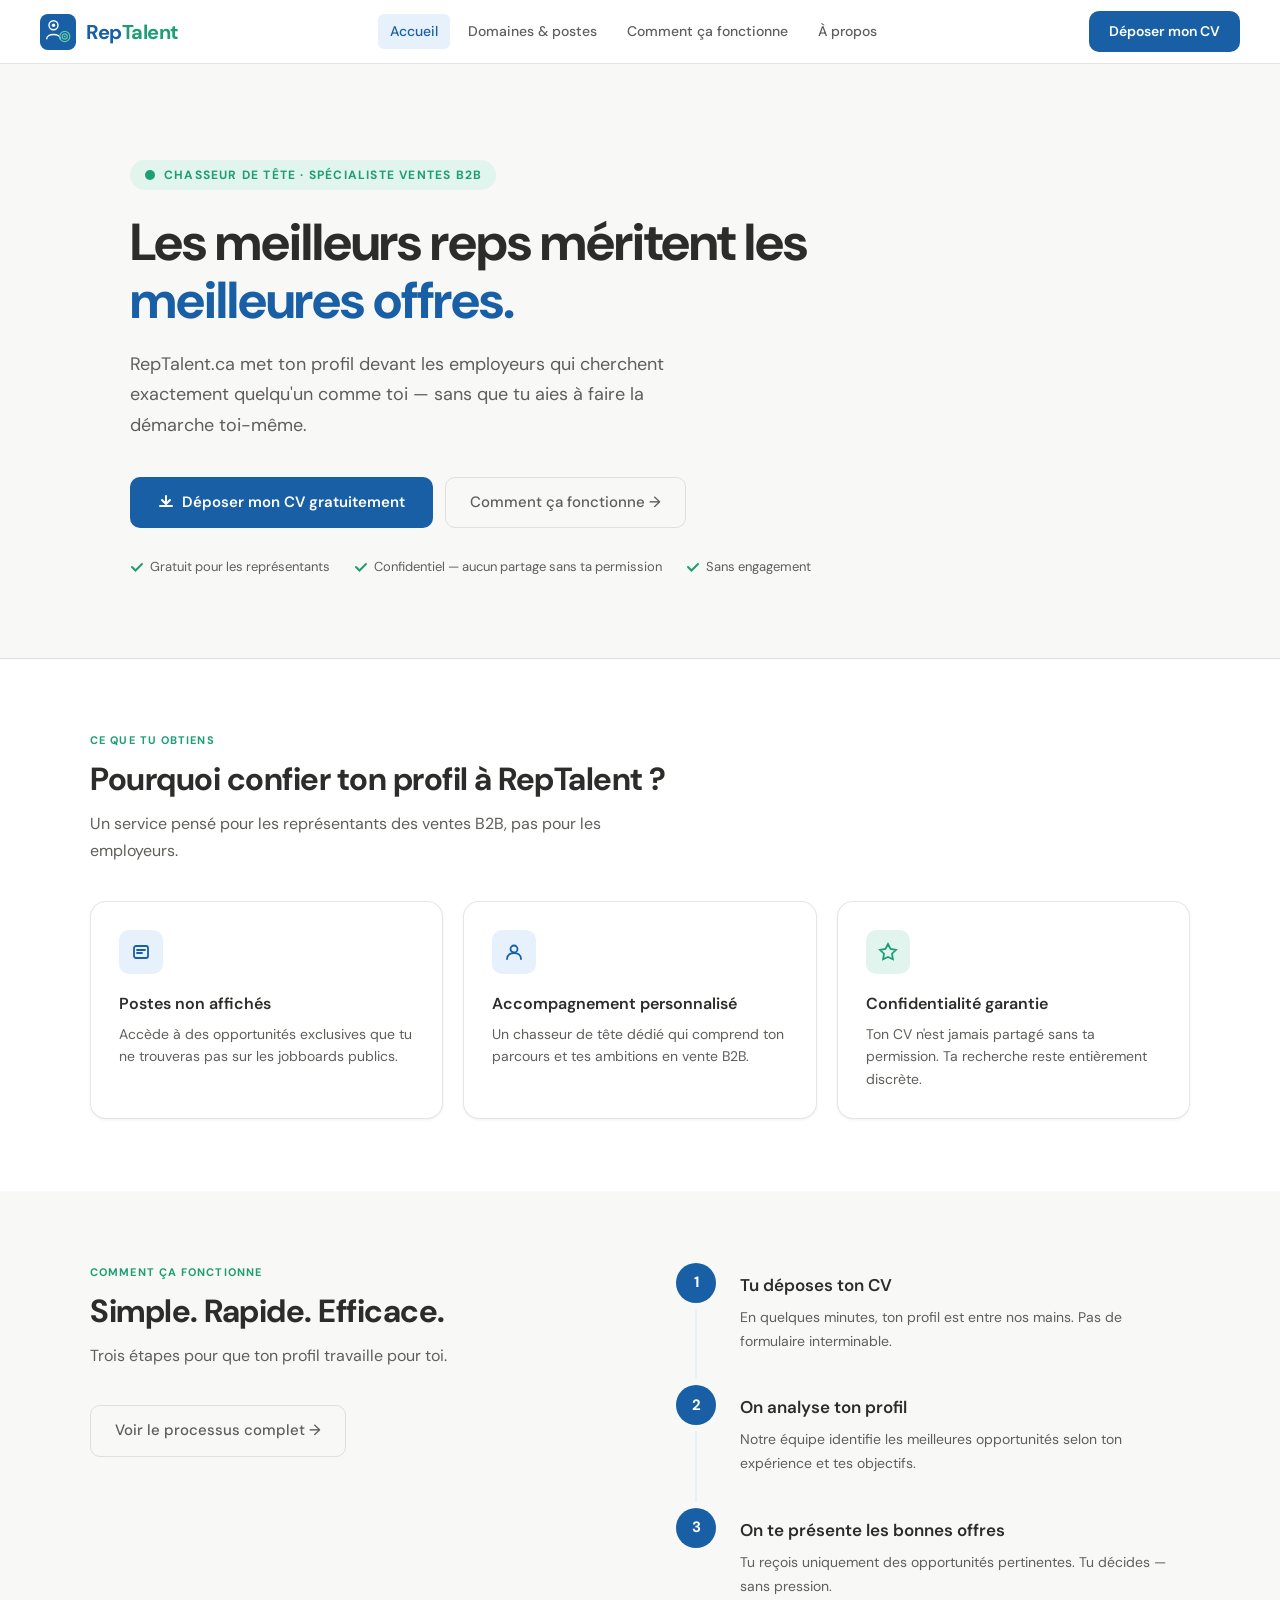
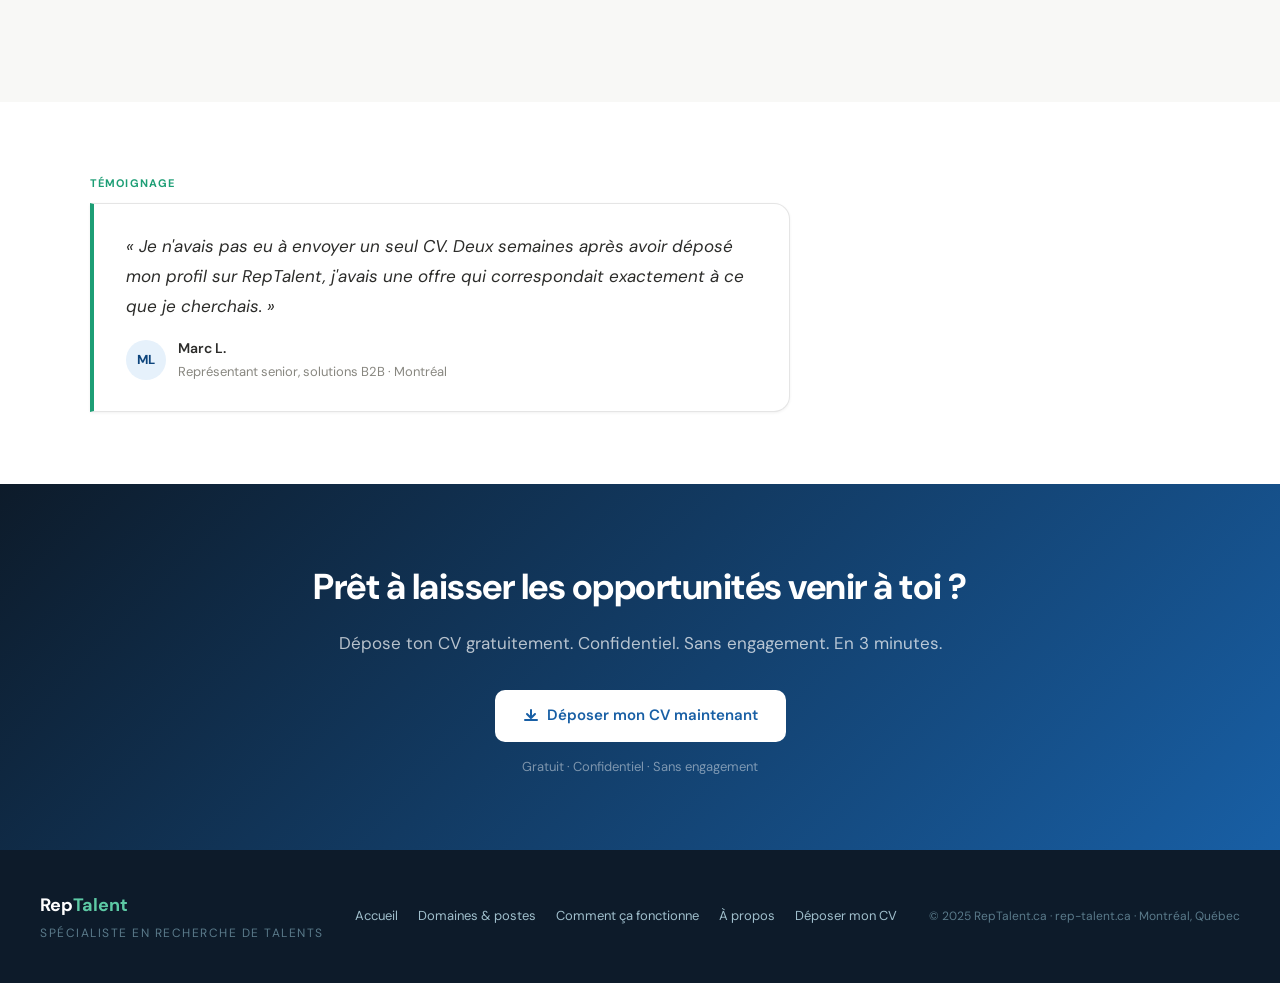
<file: index.html>
<!DOCTYPE html>
<html lang="fr">
<head>
  <meta charset="UTF-8">
  <meta name="viewport" content="width=device-width, initial-scale=1.0">
  <title>RepTalent — Spécialiste en recherche de talents en ventes B2B</title>
  <meta name="description" content="RepTalent.ca met ton profil devant les employeurs qui cherchent exactement quelqu'un comme toi. Gratuit, confidentiel, sans engagement.">
  <link rel="icon" type="image/svg+xml" href="favicon.svg">
  <link rel="stylesheet" href="style.css">
  <style>
    .hero {
      padding: 96px 40px 80px;
      max-width: 1100px;
      margin: 0 auto;
    }
    .hero-eyebrow {
      display: inline-flex;
      align-items: center;
      gap: 8px;
      font-size: 12px;
      font-weight: 700;
      letter-spacing: 0.1em;
      text-transform: uppercase;
      color: var(--vert);
      background: var(--vert-clair);
      padding: 5px 14px;
      border-radius: 20px;
      margin-bottom: 24px;
    }
    .hero-title {
      font-size: 52px;
      font-weight: 700;
      line-height: 1.1;
      letter-spacing: -1px;
      color: var(--gris-texte);
      max-width: 700px;
      margin-bottom: 20px;
    }
    .hero-title .accent { color: var(--bleu); }
    .hero-sub {
      font-size: 18px;
      color: var(--gris-secondaire);
      line-height: 1.7;
      max-width: 540px;
      margin-bottom: 36px;
    }
    .hero-actions { display: flex; gap: 12px; flex-wrap: wrap; margin-bottom: 28px; }
    .hero-note { font-size: 13px; color: var(--gris-tertaire); }

    .benefits-grid {
      display: grid;
      grid-template-columns: repeat(auto-fit, minmax(260px, 1fr));
      gap: 20px;
      max-width: 1100px;
      margin: 0 auto;
    }
    .benefit-card {
      background: var(--blanc);
      border: 1px solid var(--gris-bordure);
      border-radius: var(--radius-lg);
      padding: 28px;
      box-shadow: var(--shadow-sm);
      transition: box-shadow 0.2s, transform 0.2s;
    }
    .benefit-card:hover { box-shadow: var(--shadow-md); transform: translateY(-2px); }
    .benefit-icon {
      width: 44px;
      height: 44px;
      border-radius: var(--radius-md);
      background: var(--bleu-clair);
      display: flex;
      align-items: center;
      justify-content: center;
      margin-bottom: 16px;
    }
    .benefit-icon.vert { background: var(--vert-clair); }
    .benefit-title { font-size: 16px; font-weight: 600; color: var(--gris-texte); margin-bottom: 6px; }
    .benefit-text { font-size: 14px; color: var(--gris-secondaire); line-height: 1.6; }

    .steps-wrap { max-width: 700px; margin: 0 auto; }
    .step-item { display: grid; grid-template-columns: 48px 1fr; gap: 0 20px; }
    .step-left { display: flex; flex-direction: column; align-items: center; }
    .step-num {
      width: 40px; height: 40px; border-radius: 50%;
      background: var(--bleu); color: white;
      font-size: 15px; font-weight: 700;
      display: flex; align-items: center; justify-content: center;
      flex-shrink: 0; z-index: 1;
    }
    .step-line { width: 2px; background: var(--bleu-clair); flex: 1; margin: 6px 0; }
    .step-item:last-child .step-line { display: none; }
    .step-content { padding-bottom: 32px; }
    .step-title { font-size: 17px; font-weight: 600; color: var(--gris-texte); margin: 8px 0 6px; }
    .step-text { font-size: 14px; color: var(--gris-secondaire); line-height: 1.7; }

    .testimonial-wrap { max-width: 700px; margin: 0 auto; }
    .testimonial {
      background: var(--blanc);
      border: 1px solid var(--gris-bordure);
      border-left: 4px solid var(--vert);
      border-radius: 0 var(--radius-lg) var(--radius-lg) 0;
      padding: 28px 32px;
      box-shadow: var(--shadow-sm);
    }
    .testimonial-text { font-size: 17px; color: var(--gris-texte); line-height: 1.75; font-style: italic; margin-bottom: 16px; }
    .testimonial-author { display: flex; align-items: center; gap: 12px; }
    .avatar {
      width: 40px; height: 40px; border-radius: 50%;
      background: var(--bleu-clair); color: var(--bleu-hover);
      font-size: 13px; font-weight: 700;
      display: flex; align-items: center; justify-content: center;
    }
    .author-name { font-size: 14px; font-weight: 600; color: var(--gris-texte); }
    .author-role { font-size: 13px; color: var(--gris-tertaire); }

    .cta-section {
      background: linear-gradient(135deg, #0d1b2a 0%, #185FA5 100%);
      padding: 72px 40px;
      text-align: center;
    }
    .cta-section h2 { font-size: 36px; font-weight: 700; color: white; margin-bottom: 12px; letter-spacing: -0.5px; }
    .cta-section p { font-size: 17px; color: rgba(255,255,255,0.7); margin-bottom: 32px; }
    .btn-white {
      display: inline-flex; align-items: center; gap: 8px;
      font-family: 'DM Sans', sans-serif; font-size: 15px; font-weight: 600;
      padding: 13px 28px; background: white; color: var(--bleu);
      border: none; border-radius: var(--radius-md); cursor: pointer;
      transition: transform 0.15s, box-shadow 0.15s;
      text-decoration: none;
    }
    .btn-white:hover { transform: translateY(-2px); box-shadow: 0 8px 24px rgba(0,0,0,0.2); }
    .cta-note { font-size: 13px; color: rgba(255,255,255,0.45); margin-top: 14px; }

    @media (max-width: 768px) {
      .hero { padding: 60px 20px 48px; }
      .hero-title { font-size: 34px; }
      .hero-sub { font-size: 16px; }
      .cta-section { padding: 48px 20px; }
      .cta-section h2 { font-size: 26px; }
    }
  </style>
</head>
<body>

<nav class="nav">
  <a href="index.html" class="nav-logo">
    <svg viewBox="0 0 64 64" xmlns="http://www.w3.org/2000/svg">
      <rect width="64" height="64" rx="14" fill="#185FA5"/>
      <circle cx="24" cy="20" r="8" fill="none" stroke="white" stroke-width="2.5"/>
      <circle cx="24" cy="20" r="3" fill="white"/>
      <path d="M12 44 C12 34 36 34 36 44" stroke="white" stroke-width="2.5" fill="none" stroke-linecap="round"/>
      <circle cx="44" cy="40" r="9" fill="none" stroke="#5DCAA5" stroke-width="2.2"/>
      <circle cx="44" cy="40" r="4.5" fill="none" stroke="#5DCAA5" stroke-width="2.2"/>
      <circle cx="44" cy="40" r="1.8" fill="#5DCAA5"/>
    </svg>
    <span class="nav-logo-text"><span class="rep">Rep</span><span class="talent">Talent</span></span>
  </a>
  <div class="nav-links">
    <a href="index.html" class="active">Accueil</a>
    <a href="domaines.html">Domaines & postes</a>
    <a href="comment-ca-fonctionne.html">Comment ça fonctionne</a>
    <a href="a-propos.html">À propos</a>
  </div>
  <a href="depot-cv.html" class="nav-cta">Déposer mon CV</a>
</nav>

<main>

  <section style="background: var(--gris-bg); border-bottom: 1px solid var(--gris-bordure);">
    <div class="hero">
      <div class="hero-eyebrow">
        <svg width="12" height="12" viewBox="0 0 12 12" fill="none"><circle cx="6" cy="6" r="5" fill="#1D9E75"/></svg>
        Chasseur de tête · Spécialiste ventes B2B
      </div>
      <h1 class="hero-title">Les meilleurs reps méritent les <span class="accent">meilleures offres.</span></h1>
      <p class="hero-sub">RepTalent.ca met ton profil devant les employeurs qui cherchent exactement quelqu'un comme toi — sans que tu aies à faire la démarche toi-même.</p>
      <div class="hero-actions">
        <a href="depot-cv.html" class="btn-primary">
          <svg width="16" height="16" viewBox="0 0 16 16" fill="none" stroke="currentColor" stroke-width="2" stroke-linecap="round"><path d="M8 2v8M4 6l4 4 4-4"/><path d="M2 12h12"/></svg>
          Déposer mon CV gratuitement
        </a>
        <a href="comment-ca-fonctionne.html" class="btn-secondary">Comment ça fonctionne →</a>
      </div>
      <div class="reassure-bar">
        <div class="reassure-item">
          <svg width="14" height="14" viewBox="0 0 14 14" fill="none" stroke="#1D9E75" stroke-width="2" stroke-linecap="round"><path d="M2 7l3.5 3.5L12 4"/></svg>
          Gratuit pour les représentants
        </div>
        <div class="reassure-item">
          <svg width="14" height="14" viewBox="0 0 14 14" fill="none" stroke="#1D9E75" stroke-width="2" stroke-linecap="round"><path d="M2 7l3.5 3.5L12 4"/></svg>
          Confidentiel — aucun partage sans ta permission
        </div>
        <div class="reassure-item">
          <svg width="14" height="14" viewBox="0 0 14 14" fill="none" stroke="#1D9E75" stroke-width="2" stroke-linecap="round"><path d="M2 7l3.5 3.5L12 4"/></svg>
          Sans engagement
        </div>
      </div>
    </div>
  </section>

  <section class="section">
    <div style="max-width:1100px;margin:0 auto">
      <div class="section-eyebrow">Ce que tu obtiens</div>
      <h2 class="section-title">Pourquoi confier ton profil&nbsp;à&nbsp;RepTalent&nbsp;?</h2>
      <p class="section-sub">Un service pensé pour les représentants des ventes B2B, pas pour les employeurs.</p>
      <div class="benefits-grid">
        <div class="benefit-card">
          <div class="benefit-icon">
            <svg width="20" height="20" viewBox="0 0 20 20" fill="none" stroke="#185FA5" stroke-width="1.8" stroke-linecap="round"><rect x="3" y="4" width="14" height="12" rx="2"/><path d="M6 8h8M6 11h5"/></svg>
          </div>
          <div class="benefit-title">Postes non affichés</div>
          <div class="benefit-text">Accède à des opportunités exclusives que tu ne trouveras pas sur les jobboards publics.</div>
        </div>
        <div class="benefit-card">
          <div class="benefit-icon">
            <svg width="20" height="20" viewBox="0 0 20 20" fill="none" stroke="#185FA5" stroke-width="1.8" stroke-linecap="round"><circle cx="10" cy="7" r="3.5"/><path d="M3 17c0-3.866 3.134-6 7-6s7 2.134 7 6"/></svg>
          </div>
          <div class="benefit-title">Accompagnement personnalisé</div>
          <div class="benefit-text">Un chasseur de tête dédié qui comprend ton parcours et tes ambitions en vente B2B.</div>
        </div>
        <div class="benefit-card">
          <div class="benefit-icon vert">
            <svg width="20" height="20" viewBox="0 0 20 20" fill="none" stroke="#1D9E75" stroke-width="1.8" stroke-linecap="round"><path d="M10 2l2.5 5 5.5.8-4 3.9.9 5.5L10 15l-4.9 2.2.9-5.5L2 7.8l5.5-.8z"/></svg>
          </div>
          <div class="benefit-title">Confidentialité garantie</div>
          <div class="benefit-text">Ton CV n'est jamais partagé sans ta permission. Ta recherche reste entièrement discrète.</div>
        </div>
      </div>
    </div>
  </section>

  <section class="section section-bg">
    <div style="max-width:1100px;margin:0 auto;display:grid;grid-template-columns:1fr 1fr;gap:64px;align-items:start">
      <div>
        <div class="section-eyebrow">Comment ça fonctionne</div>
        <h2 class="section-title">Simple. Rapide. Efficace.</h2>
        <p class="section-sub">Trois étapes pour que ton profil travaille pour toi.</p>
        <a href="comment-ca-fonctionne.html" class="btn-secondary">Voir le processus complet →</a>
      </div>
      <div class="steps-wrap" style="margin:0">
        <div class="step-item">
          <div class="step-left"><div class="step-num">1</div><div class="step-line"></div></div>
          <div class="step-content">
            <div class="step-title">Tu déposes ton CV</div>
            <div class="step-text">En quelques minutes, ton profil est entre nos mains. Pas de formulaire interminable.</div>
          </div>
        </div>
        <div class="step-item">
          <div class="step-left"><div class="step-num">2</div><div class="step-line"></div></div>
          <div class="step-content">
            <div class="step-title">On analyse ton profil</div>
            <div class="step-text">Notre équipe identifie les meilleures opportunités selon ton expérience et tes objectifs.</div>
          </div>
        </div>
        <div class="step-item">
          <div class="step-left"><div class="step-num">3</div><div class="step-line"></div></div>
          <div class="step-content">
            <div class="step-title">On te présente les bonnes offres</div>
            <div class="step-text">Tu reçois uniquement des opportunités pertinentes. Tu décides — sans pression.</div>
          </div>
        </div>
      </div>
    </div>
  </section>

  <section class="section">
    <div style="max-width:1100px;margin:0 auto">
      <div class="section-eyebrow">Témoignage</div>
      <div class="testimonial-wrap" style="margin:0">
        <div class="testimonial">
          <div class="testimonial-text">« Je n'avais pas eu à envoyer un seul CV. Deux semaines après avoir déposé mon profil sur RepTalent, j'avais une offre qui correspondait exactement à ce que je cherchais. »</div>
          <div class="testimonial-author">
            <div class="avatar">ML</div>
            <div>
              <div class="author-name">Marc L.</div>
              <div class="author-role">Représentant senior, solutions B2B · Montréal</div>
            </div>
          </div>
        </div>
      </div>
    </div>
  </section>

  <div class="cta-section">
    <h2>Prêt à laisser les opportunités venir à toi ?</h2>
    <p>Dépose ton CV gratuitement. Confidentiel. Sans engagement. En 3 minutes.</p>
    <a href="depot-cv.html" class="btn-white">
      <svg width="16" height="16" viewBox="0 0 16 16" fill="none" stroke="#185FA5" stroke-width="2" stroke-linecap="round"><path d="M8 2v8M4 6l4 4 4-4"/><path d="M2 12h12"/></svg>
      Déposer mon CV maintenant
    </a>
    <div class="cta-note">Gratuit · Confidentiel · Sans engagement</div>
  </div>

</main>

<footer class="footer">
  <div>
    <div class="footer-logo-text"><span class="rep">Rep</span><span class="talent">Talent</span></div>
    <div class="footer-sub">Spécialiste en recherche de talents</div>
  </div>
  <div class="footer-links">
    <a href="index.html">Accueil</a>
    <a href="domaines.html">Domaines & postes</a>
    <a href="comment-ca-fonctionne.html">Comment ça fonctionne</a>
    <a href="a-propos.html">À propos</a>
    <a href="depot-cv.html">Déposer mon CV</a>
  </div>
  <div class="footer-copy">© 2025 RepTalent.ca · rep-talent.ca · Montréal, Québec</div>
</footer>

</body>
</html>
</file>
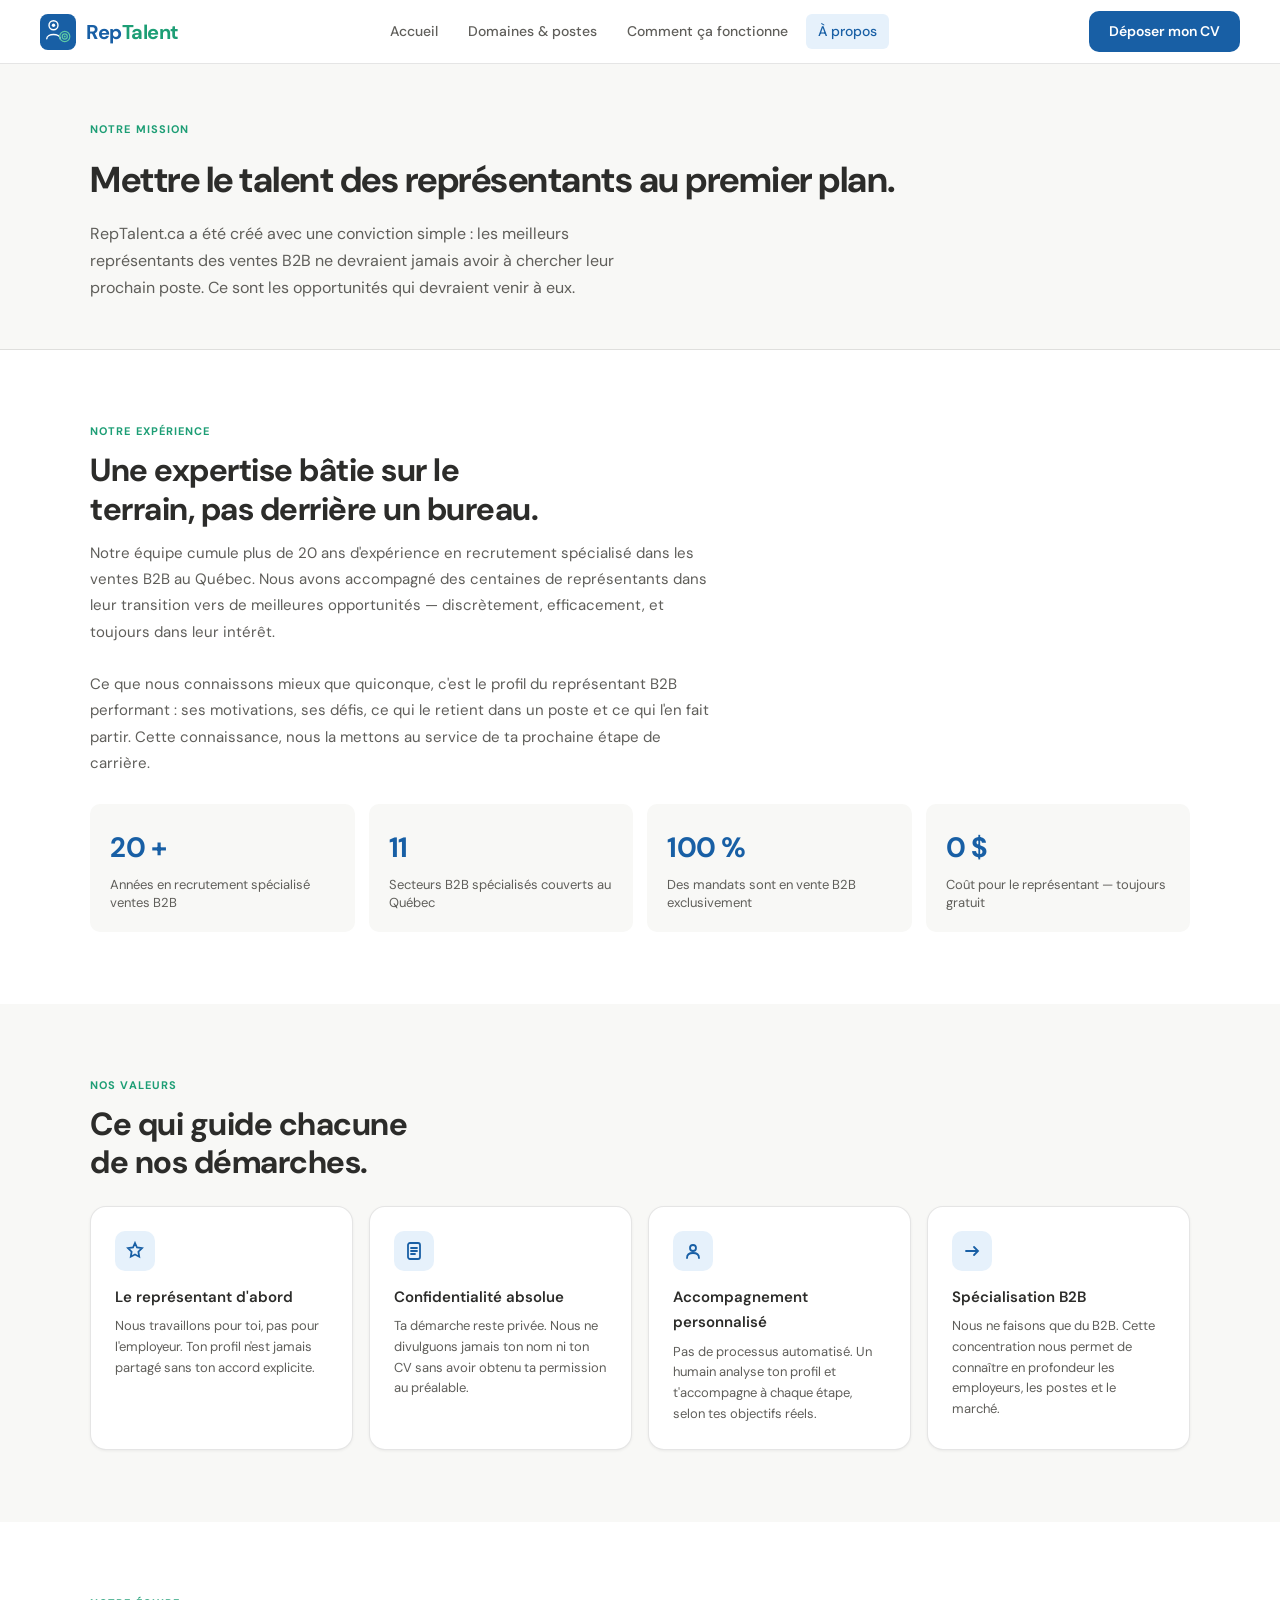
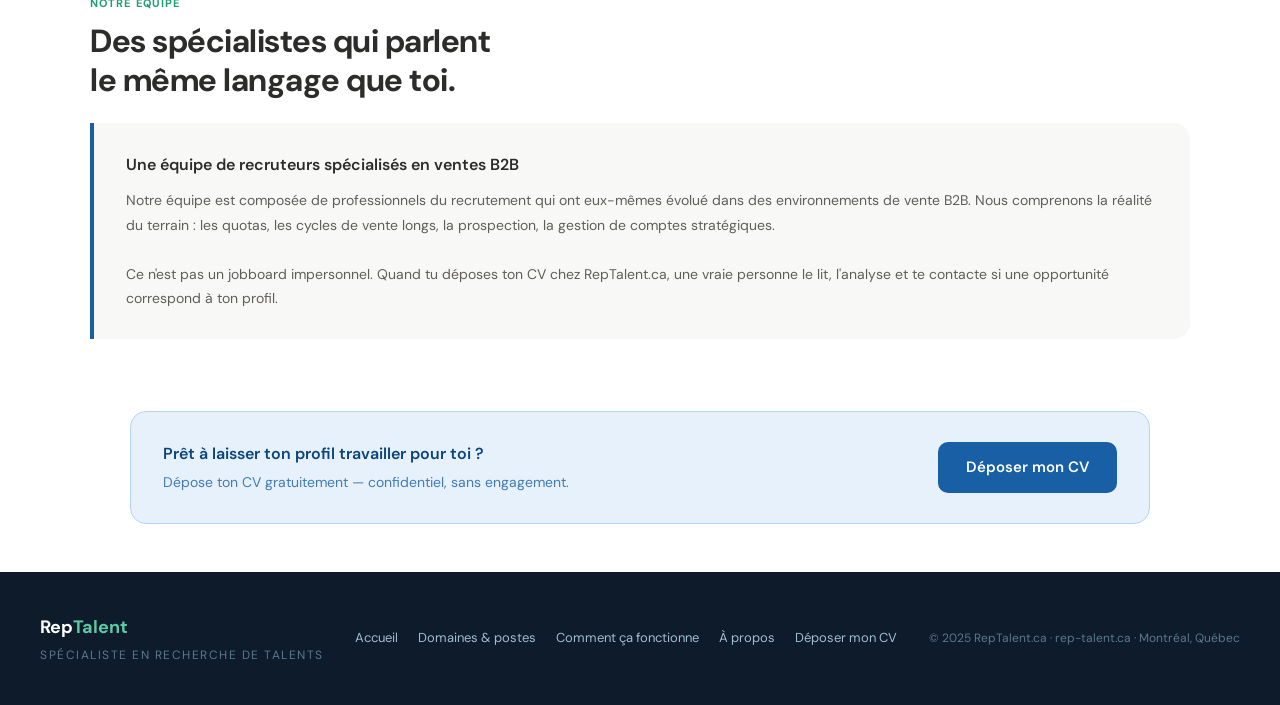
<file: a-propos.html>
<!DOCTYPE html>
<html lang="fr">
<head>
  <meta charset="UTF-8">
  <meta name="viewport" content="width=device-width, initial-scale=1.0">
  <title>À propos — RepTalent</title>
  <meta name="description" content="Plus de 20 ans d'expérience en recrutement spécialisé en ventes B2B au Québec. Discret, personnalisé, gratuit pour les représentants.">
  <link rel="icon" type="image/svg+xml" href="favicon.svg">
  <link rel="stylesheet" href="style.css">
  <style>
    .page-hero { padding: 56px 40px 48px; background: var(--gris-bg); border-bottom: 1px solid var(--gris-bordure); max-width: 100%; }
    .page-hero-inner { max-width: 1100px; margin: 0 auto; }
    .page-hero h1 { font-size: 36px; font-weight: 700; letter-spacing: -0.5px; margin-bottom: 10px; }
    .page-hero p { font-size: 16px; color: var(--gris-secondaire); max-width: 560px; line-height: 1.7; }

    .content-wrap { max-width: 1100px; margin: 0 auto; }

    .stats-grid { display: grid; grid-template-columns: repeat(auto-fit, minmax(160px, 1fr)); gap: 14px; margin-top: 28px; }
    .stat-card { background: var(--gris-bg); border-radius: var(--radius-md); padding: 20px; }
    .stat-num { font-size: 28px; font-weight: 700; color: var(--bleu); margin-bottom: 4px; letter-spacing: -0.5px; }
    .stat-label { font-size: 13px; color: var(--gris-secondaire); line-height: 1.4; }

    .values-grid { display: grid; grid-template-columns: repeat(auto-fit, minmax(220px, 1fr)); gap: 16px; margin-top: 24px; }
    .value-card { background: var(--blanc); border: 1px solid var(--gris-bordure); border-radius: var(--radius-lg); padding: 24px; box-shadow: var(--shadow-sm); }
    .value-icon { width: 40px; height: 40px; border-radius: var(--radius-md); background: var(--bleu-clair); display: flex; align-items: center; justify-content: center; margin-bottom: 14px; }
    .value-title { font-size: 15px; font-weight: 600; color: var(--gris-texte); margin-bottom: 6px; }
    .value-text { font-size: 13px; color: var(--gris-secondaire); line-height: 1.6; }

    .team-block { background: var(--gris-bg); border-radius: var(--radius-lg); padding: 28px 32px; margin-top: 24px; border-left: 4px solid var(--bleu); border-radius: 0 var(--radius-lg) var(--radius-lg) 0; }
    .team-title { font-size: 16px; font-weight: 600; color: var(--gris-texte); margin-bottom: 10px; }
    .team-text { font-size: 14px; color: var(--gris-secondaire); line-height: 1.75; }

    .body-text { font-size: 15px; color: var(--gris-secondaire); line-height: 1.75; max-width: 620px; }

    @media(max-width:768px) {
      .page-hero { padding: 40px 20px 32px; }
      .section { padding: 40px 20px; }
    }
  </style>
</head>
<body>

<nav class="nav">
  <a href="index.html" class="nav-logo">
    <svg viewBox="0 0 64 64" xmlns="http://www.w3.org/2000/svg">
      <rect width="64" height="64" rx="14" fill="#185FA5"/>
      <circle cx="24" cy="20" r="8" fill="none" stroke="white" stroke-width="2.5"/>
      <circle cx="24" cy="20" r="3" fill="white"/>
      <path d="M12 44 C12 34 36 34 36 44" stroke="white" stroke-width="2.5" fill="none" stroke-linecap="round"/>
      <circle cx="44" cy="40" r="9" fill="none" stroke="#5DCAA5" stroke-width="2.2"/>
      <circle cx="44" cy="40" r="4.5" fill="none" stroke="#5DCAA5" stroke-width="2.2"/>
      <circle cx="44" cy="40" r="1.8" fill="#5DCAA5"/>
    </svg>
    <span class="nav-logo-text"><span class="rep">Rep</span><span class="talent">Talent</span></span>
  </a>
  <div class="nav-links">
    <a href="index.html">Accueil</a>
    <a href="domaines.html">Domaines & postes</a>
    <a href="comment-ca-fonctionne.html">Comment ça fonctionne</a>
    <a href="a-propos.html" class="active">À propos</a>
  </div>
  <a href="depot-cv.html" class="nav-cta">Déposer mon CV</a>
</nav>

<div class="page-hero">
  <div class="page-hero-inner">
    <div class="section-eyebrow">Notre mission</div>
    <h1>Mettre le talent des représentants au premier plan.</h1>
    <p>RepTalent.ca a été créé avec une conviction simple : les meilleurs représentants des ventes B2B ne devraient jamais avoir à chercher leur prochain poste. Ce sont les opportunités qui devraient venir à eux.</p>
  </div>
</div>

<section class="section">
  <div class="content-wrap">
    <div class="section-eyebrow">Notre expérience</div>
    <h2 class="section-title">Une expertise bâtie sur le terrain, pas derrière un bureau.</h2>
    <p class="body-text">Notre équipe cumule plus de 20 ans d'expérience en recrutement spécialisé dans les ventes B2B au Québec. Nous avons accompagné des centaines de représentants dans leur transition vers de meilleures opportunités — discrètement, efficacement, et toujours dans leur intérêt.<br><br>Ce que nous connaissons mieux que quiconque, c'est le profil du représentant B2B performant : ses motivations, ses défis, ce qui le retient dans un poste et ce qui l'en fait partir. Cette connaissance, nous la mettons au service de ta prochaine étape de carrière.</p>
    <div class="stats-grid">
      <div class="stat-card"><div class="stat-num">20 +</div><div class="stat-label">Années en recrutement spécialisé ventes B2B</div></div>
      <div class="stat-card"><div class="stat-num">11</div><div class="stat-label">Secteurs B2B spécialisés couverts au Québec</div></div>
      <div class="stat-card"><div class="stat-num">100 %</div><div class="stat-label">Des mandats sont en vente B2B exclusivement</div></div>
      <div class="stat-card"><div class="stat-num">0 $</div><div class="stat-label">Coût pour le représentant — toujours gratuit</div></div>
    </div>
  </div>
</section>

<section class="section section-bg">
  <div class="content-wrap">
    <div class="section-eyebrow">Nos valeurs</div>
    <h2 class="section-title">Ce qui guide chacune de nos démarches.</h2>
    <div class="values-grid">
      <div class="value-card">
        <div class="value-icon"><svg width="20" height="20" viewBox="0 0 20 20" fill="none" stroke="#185FA5" stroke-width="1.8" stroke-linecap="round"><path d="M10 2l2 4.5 5 .7-3.6 3.5.8 5-4.2-2.2-4.2 2.2.8-5L3 7.2l5-.7z"/></svg></div>
        <div class="value-title">Le représentant d'abord</div>
        <div class="value-text">Nous travaillons pour toi, pas pour l'employeur. Ton profil n'est jamais partagé sans ton accord explicite.</div>
      </div>
      <div class="value-card">
        <div class="value-icon"><svg width="20" height="20" viewBox="0 0 20 20" fill="none" stroke="#185FA5" stroke-width="1.8" stroke-linecap="round"><rect x="4" y="2" width="12" height="16" rx="2"/><path d="M7 7h6M7 10h6M7 13h4"/></svg></div>
        <div class="value-title">Confidentialité absolue</div>
        <div class="value-text">Ta démarche reste privée. Nous ne divulguons jamais ton nom ni ton CV sans avoir obtenu ta permission au préalable.</div>
      </div>
      <div class="value-card">
        <div class="value-icon"><svg width="20" height="20" viewBox="0 0 20 20" fill="none" stroke="#185FA5" stroke-width="1.8" stroke-linecap="round"><circle cx="10" cy="7" r="3"/><path d="M4 17c0-3.3 2.7-5 6-5s6 1.7 6 5"/></svg></div>
        <div class="value-title">Accompagnement personnalisé</div>
        <div class="value-text">Pas de processus automatisé. Un humain analyse ton profil et t'accompagne à chaque étape, selon tes objectifs réels.</div>
      </div>
      <div class="value-card">
        <div class="value-icon"><svg width="20" height="20" viewBox="0 0 20 20" fill="none" stroke="#185FA5" stroke-width="1.8" stroke-linecap="round"><path d="M4 10h12M12 6l4 4-4 4"/></svg></div>
        <div class="value-title">Spécialisation B2B</div>
        <div class="value-text">Nous ne faisons que du B2B. Cette concentration nous permet de connaître en profondeur les employeurs, les postes et le marché.</div>
      </div>
    </div>
  </div>
</section>

<section class="section">
  <div class="content-wrap">
    <div class="section-eyebrow">Notre équipe</div>
    <h2 class="section-title">Des spécialistes qui parlent le même langage que toi.</h2>
    <div class="team-block">
      <div class="team-title">Une équipe de recruteurs spécialisés en ventes B2B</div>
      <div class="team-text">Notre équipe est composée de professionnels du recrutement qui ont eux-mêmes évolué dans des environnements de vente B2B. Nous comprenons la réalité du terrain : les quotas, les cycles de vente longs, la prospection, la gestion de comptes stratégiques.<br><br>Ce n'est pas un jobboard impersonnel. Quand tu déposes ton CV chez RepTalent.ca, une vraie personne le lit, l'analyse et te contacte si une opportunité correspond à ton profil.</div>
    </div>
  </div>
</section>

<div style="padding: 0 40px 48px; max-width:1100px; margin: 0 auto;">
  <div style="background: var(--bleu-clair); border: 1px solid #B5D4F4; border-radius: var(--radius-lg); padding: 28px 32px; display: flex; align-items: center; justify-content: space-between; flex-wrap: wrap; gap: 16px;">
    <div>
      <div style="font-size:16px;font-weight:600;color:var(--bleu-hover);margin-bottom:4px">Prêt à laisser ton profil travailler pour toi ?</div>
      <div style="font-size:14px;color:var(--bleu);opacity:0.8">Dépose ton CV gratuitement — confidentiel, sans engagement.</div>
    </div>
    <a href="depot-cv.html" class="btn-primary">Déposer mon CV</a>
  </div>
</div>

<footer class="footer">
  <div>
    <div class="footer-logo-text"><span class="rep">Rep</span><span class="talent">Talent</span></div>
    <div class="footer-sub">Spécialiste en recherche de talents</div>
  </div>
  <div class="footer-links">
    <a href="index.html">Accueil</a>
    <a href="domaines.html">Domaines & postes</a>
    <a href="comment-ca-fonctionne.html">Comment ça fonctionne</a>
    <a href="a-propos.html">À propos</a>
    <a href="depot-cv.html">Déposer mon CV</a>
  </div>
  <div class="footer-copy">© 2025 RepTalent.ca · rep-talent.ca · Montréal, Québec</div>
</footer>

</body>
</html>
</file>
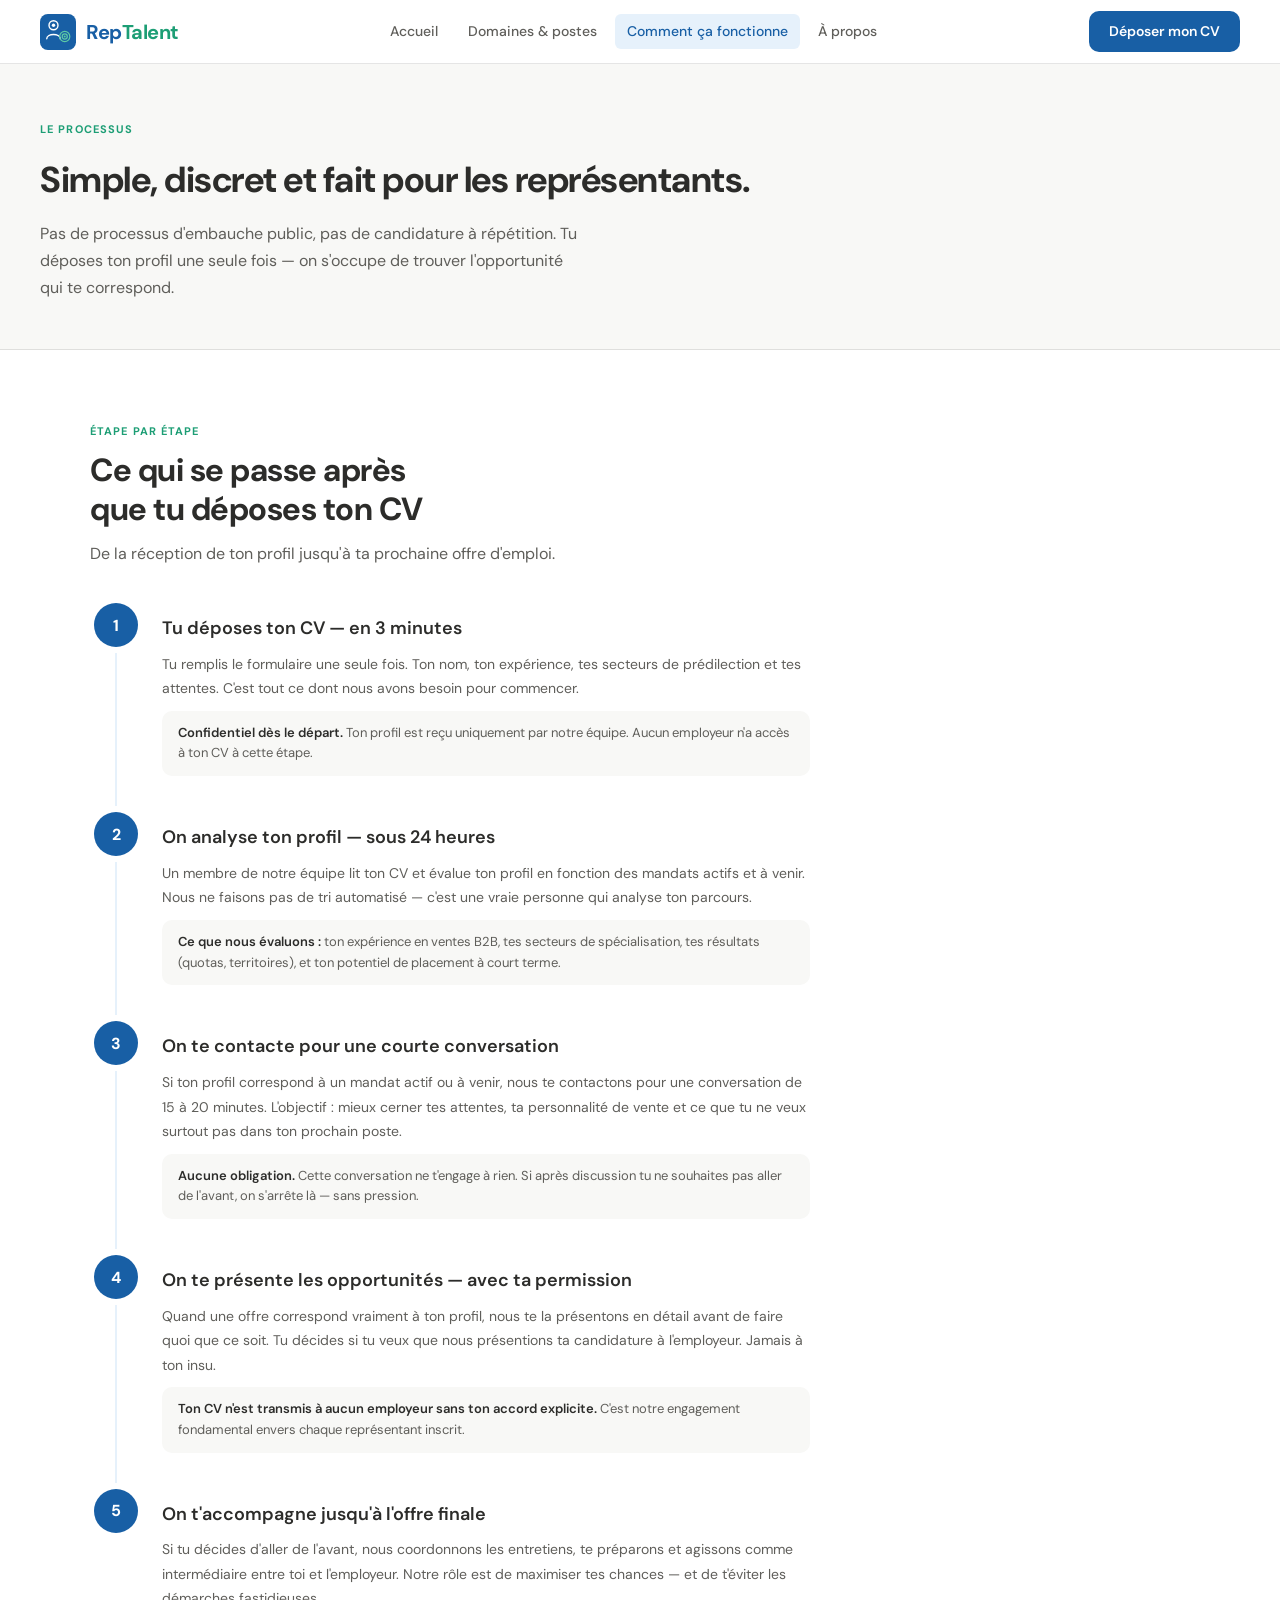
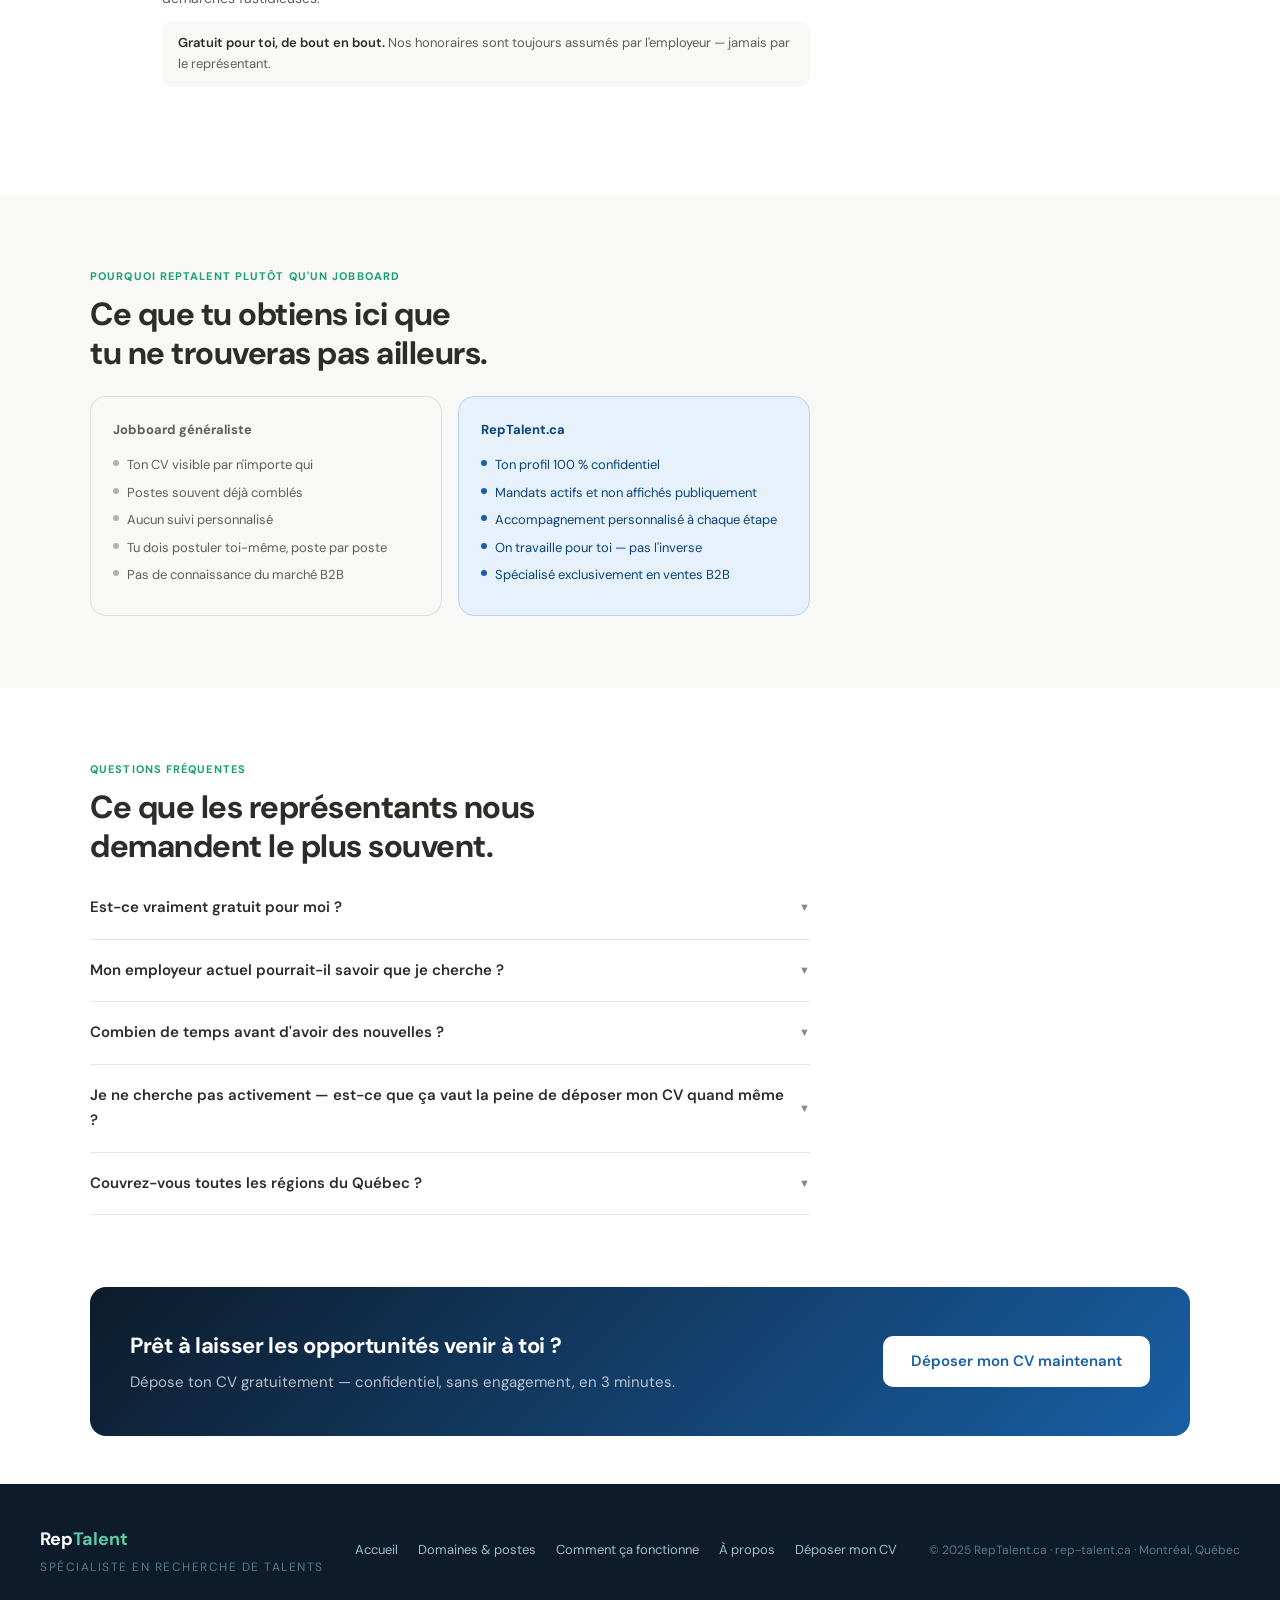
<file: comment-ca-fonctionne.html>
<!DOCTYPE html>
<html lang="fr">
<head>
  <meta charset="UTF-8">
  <meta name="viewport" content="width=device-width, initial-scale=1.0">
  <title>Comment ça fonctionne — RepTalent</title>
  <meta name="description" content="Découvrez le processus RepTalent en 5 étapes — simple, discret et fait pour les représentants des ventes B2B.">
  <link rel="icon" type="image/svg+xml" href="favicon.svg">
  <link rel="stylesheet" href="style.css">
  <style>
    .page-hero { padding: 56px 40px 48px; background: var(--gris-bg); border-bottom: 1px solid var(--gris-bordure); }
    .page-hero h1 { font-size: 36px; font-weight: 700; letter-spacing: -0.5px; margin-bottom: 10px; }
    .page-hero p { font-size: 16px; color: var(--gris-secondaire); max-width: 540px; line-height: 1.7; }
    .content-wrap { max-width: 1100px; margin: 0 auto; }

    .steps-timeline { display: flex; flex-direction: column; max-width: 720px; }
    .step-item { display: grid; grid-template-columns: 52px 1fr; gap: 0 20px; }
    .step-left { display: flex; flex-direction: column; align-items: center; }
    .step-num { width: 44px; height: 44px; border-radius: 50%; background: var(--bleu); color: white; font-size: 16px; font-weight: 700; display: flex; align-items: center; justify-content: center; flex-shrink: 0; z-index: 1; }
    .step-line { width: 2px; background: var(--bleu-clair); flex: 1; margin: 6px 0; }
    .step-item:last-child .step-line { display: none; }
    .step-content { padding-bottom: 36px; }
    .step-title { font-size: 18px; font-weight: 600; color: var(--gris-texte); margin: 10px 0 8px; }
    .step-text { font-size: 14px; color: var(--gris-secondaire); line-height: 1.75; margin-bottom: 10px; }
    .step-note { background: var(--gris-bg); border-radius: var(--radius-md); padding: 12px 16px; font-size: 13px; color: var(--gris-secondaire); line-height: 1.6; }
    .step-note strong { font-weight: 600; color: var(--gris-texte); }

    .compare-grid { display: grid; grid-template-columns: 1fr 1fr; gap: 16px; margin-top: 24px; max-width: 720px; }
    .compare-card { border-radius: var(--radius-lg); padding: 22px; }
    .compare-neg { background: var(--gris-bg); border: 1px solid var(--gris-bordure); }
    .compare-pos { background: var(--bleu-clair); border: 1px solid #B5D4F4; }
    .compare-title { font-size: 13px; font-weight: 700; margin-bottom: 14px; }
    .compare-neg .compare-title { color: var(--gris-secondaire); }
    .compare-pos .compare-title { color: var(--bleu-hover); }
    .compare-item { display: flex; align-items: flex-start; gap: 8px; margin-bottom: 8px; font-size: 13px; line-height: 1.5; }
    .compare-neg .compare-item { color: var(--gris-secondaire); }
    .compare-pos .compare-item { color: var(--bleu-hover); }
    .dot { width: 6px; height: 6px; border-radius: 50%; flex-shrink: 0; margin-top: 5px; }
    .dot-neg { background: #B4B2A9; }
    .dot-pos { background: var(--bleu); }

    .faq-list { max-width: 720px; }
    .faq-item { border-bottom: 1px solid var(--gris-bordure); }
    .faq-q { display: flex; justify-content: space-between; align-items: center; padding: 18px 0; cursor: pointer; gap: 12px; }
    .faq-q-text { font-size: 15px; font-weight: 600; color: var(--gris-texte); }
    .faq-chevron { font-size: 11px; color: var(--gris-tertaire); transition: transform 0.2s; flex-shrink: 0; }
    .faq-chevron.open { transform: rotate(180deg); }
    .faq-a { font-size: 14px; color: var(--gris-secondaire); line-height: 1.75; padding-bottom: 16px; display: none; }
    .faq-a.show { display: block; }

    @media(max-width:768px) {
      .page-hero { padding: 40px 20px 32px; }
      .compare-grid { grid-template-columns: 1fr; }
    }
  </style>
</head>
<body>

<nav class="nav">
  <a href="index.html" class="nav-logo">
    <svg viewBox="0 0 64 64" xmlns="http://www.w3.org/2000/svg">
      <rect width="64" height="64" rx="14" fill="#185FA5"/>
      <circle cx="24" cy="20" r="8" fill="none" stroke="white" stroke-width="2.5"/>
      <circle cx="24" cy="20" r="3" fill="white"/>
      <path d="M12 44 C12 34 36 34 36 44" stroke="white" stroke-width="2.5" fill="none" stroke-linecap="round"/>
      <circle cx="44" cy="40" r="9" fill="none" stroke="#5DCAA5" stroke-width="2.2"/>
      <circle cx="44" cy="40" r="4.5" fill="none" stroke="#5DCAA5" stroke-width="2.2"/>
      <circle cx="44" cy="40" r="1.8" fill="#5DCAA5"/>
    </svg>
    <span class="nav-logo-text"><span class="rep">Rep</span><span class="talent">Talent</span></span>
  </a>
  <div class="nav-links">
    <a href="index.html">Accueil</a>
    <a href="domaines.html">Domaines & postes</a>
    <a href="comment-ca-fonctionne.html" class="active">Comment ça fonctionne</a>
    <a href="a-propos.html">À propos</a>
  </div>
  <a href="depot-cv.html" class="nav-cta">Déposer mon CV</a>
</nav>

<div class="page-hero">
  <div class="section-eyebrow">Le processus</div>
  <h1>Simple, discret et fait pour les représentants.</h1>
  <p>Pas de processus d'embauche public, pas de candidature à répétition. Tu déposes ton profil une seule fois — on s'occupe de trouver l'opportunité qui te correspond.</p>
</div>

<section class="section">
  <div class="content-wrap">
    <div class="section-eyebrow">Étape par étape</div>
    <h2 class="section-title">Ce qui se passe après que tu déposes ton CV</h2>
    <p class="section-sub">De la réception de ton profil jusqu'à ta prochaine offre d'emploi.</p>
    <div class="steps-timeline">
      <div class="step-item">
        <div class="step-left"><div class="step-num">1</div><div class="step-line"></div></div>
        <div class="step-content">
          <div class="step-title">Tu déposes ton CV — en 3 minutes</div>
          <div class="step-text">Tu remplis le formulaire une seule fois. Ton nom, ton expérience, tes secteurs de prédilection et tes attentes. C'est tout ce dont nous avons besoin pour commencer.</div>
          <div class="step-note"><strong>Confidentiel dès le départ.</strong> Ton profil est reçu uniquement par notre équipe. Aucun employeur n'a accès à ton CV à cette étape.</div>
        </div>
      </div>
      <div class="step-item">
        <div class="step-left"><div class="step-num">2</div><div class="step-line"></div></div>
        <div class="step-content">
          <div class="step-title">On analyse ton profil — sous 24 heures</div>
          <div class="step-text">Un membre de notre équipe lit ton CV et évalue ton profil en fonction des mandats actifs et à venir. Nous ne faisons pas de tri automatisé — c'est une vraie personne qui analyse ton parcours.</div>
          <div class="step-note"><strong>Ce que nous évaluons :</strong> ton expérience en ventes B2B, tes secteurs de spécialisation, tes résultats (quotas, territoires), et ton potentiel de placement à court terme.</div>
        </div>
      </div>
      <div class="step-item">
        <div class="step-left"><div class="step-num">3</div><div class="step-line"></div></div>
        <div class="step-content">
          <div class="step-title">On te contacte pour une courte conversation</div>
          <div class="step-text">Si ton profil correspond à un mandat actif ou à venir, nous te contactons pour une conversation de 15 à 20 minutes. L'objectif : mieux cerner tes attentes, ta personnalité de vente et ce que tu ne veux surtout pas dans ton prochain poste.</div>
          <div class="step-note"><strong>Aucune obligation.</strong> Cette conversation ne t'engage à rien. Si après discussion tu ne souhaites pas aller de l'avant, on s'arrête là — sans pression.</div>
        </div>
      </div>
      <div class="step-item">
        <div class="step-left"><div class="step-num">4</div><div class="step-line"></div></div>
        <div class="step-content">
          <div class="step-title">On te présente les opportunités — avec ta permission</div>
          <div class="step-text">Quand une offre correspond vraiment à ton profil, nous te la présentons en détail avant de faire quoi que ce soit. Tu décides si tu veux que nous présentions ta candidature à l'employeur. Jamais à ton insu.</div>
          <div class="step-note"><strong>Ton CV n'est transmis à aucun employeur sans ton accord explicite.</strong> C'est notre engagement fondamental envers chaque représentant inscrit.</div>
        </div>
      </div>
      <div class="step-item">
        <div class="step-left"><div class="step-num">5</div><div class="step-line"></div></div>
        <div class="step-content">
          <div class="step-title">On t'accompagne jusqu'à l'offre finale</div>
          <div class="step-text">Si tu décides d'aller de l'avant, nous coordonnons les entretiens, te préparons et agissons comme intermédiaire entre toi et l'employeur. Notre rôle est de maximiser tes chances — et de t'éviter les démarches fastidieuses.</div>
          <div class="step-note"><strong>Gratuit pour toi, de bout en bout.</strong> Nos honoraires sont toujours assumés par l'employeur — jamais par le représentant.</div>
        </div>
      </div>
    </div>
  </div>
</section>

<section class="section section-bg">
  <div class="content-wrap">
    <div class="section-eyebrow">Pourquoi RepTalent plutôt qu'un jobboard</div>
    <h2 class="section-title">Ce que tu obtiens ici que tu ne trouveras pas ailleurs.</h2>
    <div class="compare-grid">
      <div class="compare-card compare-neg">
        <div class="compare-title">Jobboard généraliste</div>
        <div class="compare-item"><div class="dot dot-neg"></div>Ton CV visible par n'importe qui</div>
        <div class="compare-item"><div class="dot dot-neg"></div>Postes souvent déjà comblés</div>
        <div class="compare-item"><div class="dot dot-neg"></div>Aucun suivi personnalisé</div>
        <div class="compare-item"><div class="dot dot-neg"></div>Tu dois postuler toi-même, poste par poste</div>
        <div class="compare-item"><div class="dot dot-neg"></div>Pas de connaissance du marché B2B</div>
      </div>
      <div class="compare-card compare-pos">
        <div class="compare-title">RepTalent.ca</div>
        <div class="compare-item"><div class="dot dot-pos"></div>Ton profil 100 % confidentiel</div>
        <div class="compare-item"><div class="dot dot-pos"></div>Mandats actifs et non affichés publiquement</div>
        <div class="compare-item"><div class="dot dot-pos"></div>Accompagnement personnalisé à chaque étape</div>
        <div class="compare-item"><div class="dot dot-pos"></div>On travaille pour toi — pas l'inverse</div>
        <div class="compare-item"><div class="dot dot-pos"></div>Spécialisé exclusivement en ventes B2B</div>
      </div>
    </div>
  </div>
</section>

<section class="section">
  <div class="content-wrap">
    <div class="section-eyebrow">Questions fréquentes</div>
    <h2 class="section-title">Ce que les représentants nous demandent le plus souvent.</h2>
    <div class="faq-list">
      <div class="faq-item"><div class="faq-q" onclick="toggleFaq(0)"><div class="faq-q-text">Est-ce vraiment gratuit pour moi ?</div><span class="faq-chevron" id="fc0">▼</span></div><div class="faq-a" id="fa0">Oui, absolument. Nos services sont entièrement gratuits pour les représentants. Nos honoraires de recrutement sont toujours facturés à l'employeur qui nous confie un mandat. Tu ne paies jamais rien, que tu sois placé ou non.</div></div>
      <div class="faq-item"><div class="faq-q" onclick="toggleFaq(1)"><div class="faq-q-text">Mon employeur actuel pourrait-il savoir que je cherche ?</div><span class="faq-chevron" id="fc1">▼</span></div><div class="faq-a" id="fa1">Non. Ton profil est strictement confidentiel. Ton CV n'est jamais partagé sans ton accord explicite, et nous ne divulguons jamais le nom de nos candidats à des tiers. Si tu es à l'écoute discrètement, c'est exactement le type de service que nous offrons.</div></div>
      <div class="faq-item"><div class="faq-q" onclick="toggleFaq(2)"><div class="faq-q-text">Combien de temps avant d'avoir des nouvelles ?</div><span class="faq-chevron" id="fc2">▼</span></div><div class="faq-a" id="fa2">Nous accusons réception de ton profil dans les 24 heures ouvrables. Si ton profil correspond à un mandat actif, nous te contacterons rapidement. Sinon, ton profil reste dans notre base et nous revenons vers toi dès qu'une opportunité pertinente se présente.</div></div>
      <div class="faq-item"><div class="faq-q" onclick="toggleFaq(3)"><div class="faq-q-text">Je ne cherche pas activement — est-ce que ça vaut la peine de déposer mon CV quand même ?</div><span class="faq-chevron" id="fc3">▼</span></div><div class="faq-a" id="fa3">Absolument. La plupart des représentants qui passent par RepTalent.ca n'étaient pas activement en recherche. Ils étaient simplement à l'écoute. Déposer ton profil te permet d'être contacté si une opportunité exceptionnelle se présente — sans que tu aies à faire quoi que ce soit.</div></div>
      <div class="faq-item"><div class="faq-q" onclick="toggleFaq(4)"><div class="faq-q-text">Couvrez-vous toutes les régions du Québec ?</div><span class="faq-chevron" id="fc4">▼</span></div><div class="faq-a" id="fa4">Nos mandats sont principalement concentrés dans la région de Montréal et de Québec, mais nous avons également des postes dans d'autres régions selon les mandats actifs. Si tu es en région, dépose quand même ton CV — nous te contacterons si une opportunité correspond à ta localisation.</div></div>
    </div>
  </div>
</section>

<div style="padding: 0 40px 48px;">
  <div style="max-width:1100px;margin:0 auto;background:linear-gradient(135deg,#0d1b2a 0%,#185FA5 100%);border-radius:var(--radius-lg);padding:40px;display:flex;align-items:center;justify-content:space-between;flex-wrap:wrap;gap:20px;">
    <div>
      <div style="font-size:22px;font-weight:700;color:white;margin-bottom:6px;letter-spacing:-0.3px">Prêt à laisser les opportunités venir à toi ?</div>
      <div style="font-size:15px;color:rgba(255,255,255,0.7)">Dépose ton CV gratuitement — confidentiel, sans engagement, en 3 minutes.</div>
    </div>
    <a href="depot-cv.html" style="display:inline-flex;align-items:center;gap:8px;font-family:'DM Sans',sans-serif;font-size:15px;font-weight:600;padding:13px 28px;background:white;color:var(--bleu);border-radius:var(--radius-md);text-decoration:none;transition:transform 0.15s;" onmouseover="this.style.transform='translateY(-2px)'" onmouseout="this.style.transform=''">Déposer mon CV maintenant</a>
  </div>
</div>

<footer class="footer">
  <div>
    <div class="footer-logo-text"><span class="rep">Rep</span><span class="talent">Talent</span></div>
    <div class="footer-sub">Spécialiste en recherche de talents</div>
  </div>
  <div class="footer-links">
    <a href="index.html">Accueil</a>
    <a href="domaines.html">Domaines & postes</a>
    <a href="comment-ca-fonctionne.html">Comment ça fonctionne</a>
    <a href="a-propos.html">À propos</a>
    <a href="depot-cv.html">Déposer mon CV</a>
  </div>
  <div class="footer-copy">© 2025 RepTalent.ca · rep-talent.ca · Montréal, Québec</div>
</footer>

<script>
function toggleFaq(i){
  document.getElementById('fa'+i).classList.toggle('show');
  document.getElementById('fc'+i).classList.toggle('open');
}
</script>
</body>
</html>
</file>
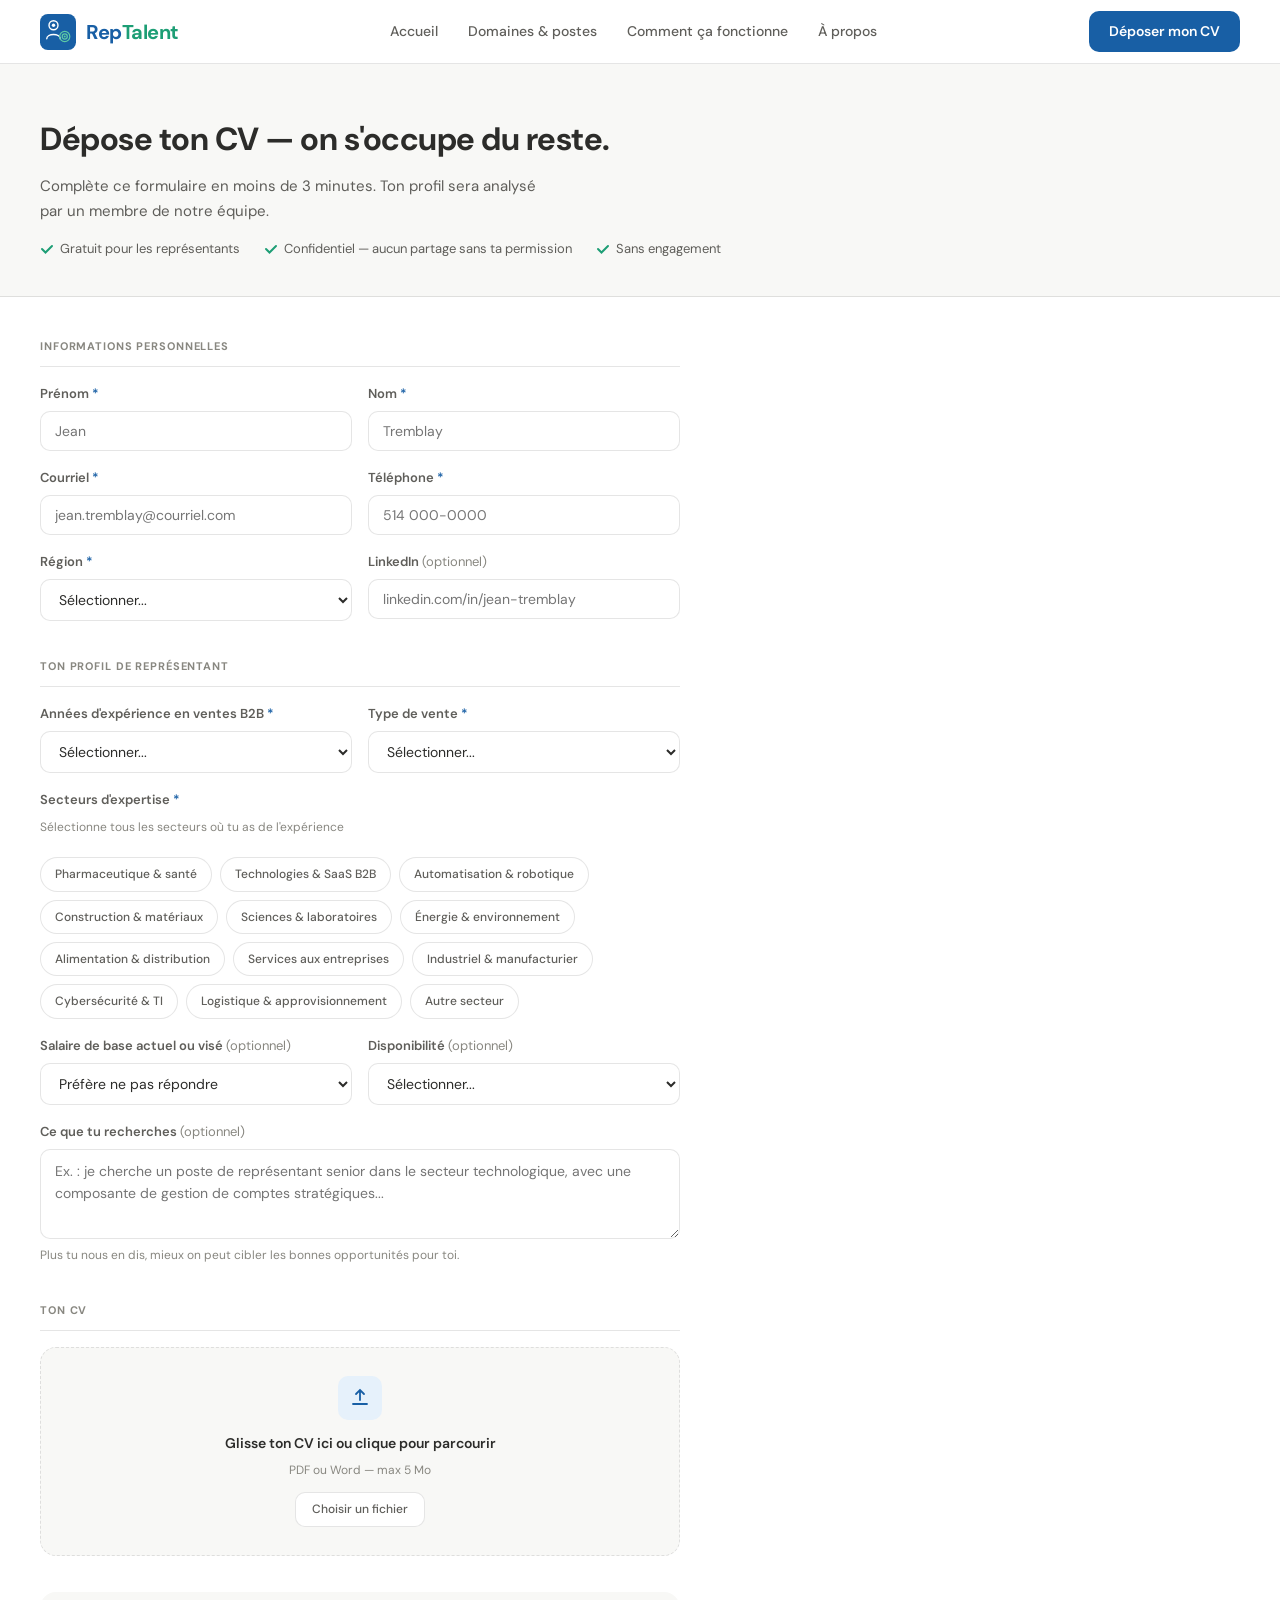
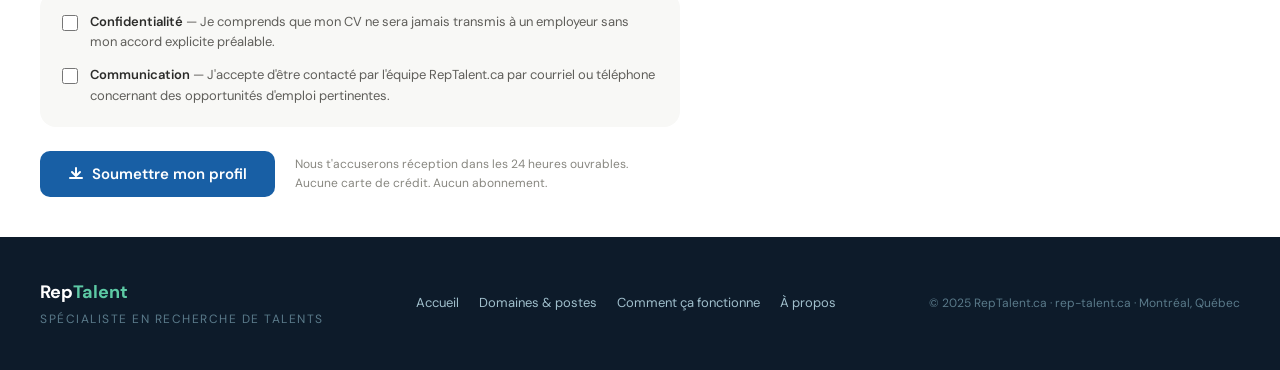
<file: depot-cv.html>
<!DOCTYPE html>
<html lang="fr">
<head>
  <meta charset="UTF-8">
  <meta name="viewport" content="width=device-width, initial-scale=1.0">
  <title>Déposer mon CV — RepTalent</title>
  <meta name="description" content="Dépose ton CV gratuitement sur RepTalent.ca. Confidentiel, sans engagement, en 3 minutes.">
  <link rel="icon" type="image/svg+xml" href="favicon.svg">
  <link rel="stylesheet" href="style.css">
  <style>
    .page-hero { padding: 48px 40px 36px; background: var(--gris-bg); border-bottom: 1px solid var(--gris-bordure); }
    .page-hero h1 { font-size: 32px; font-weight: 700; letter-spacing: -0.5px; margin-bottom: 8px; }
    .page-hero p { font-size: 15px; color: var(--gris-secondaire); max-width: 500px; line-height: 1.65; }

    .form-wrap { max-width: 720px; padding: 40px; }
    .form-section { margin-bottom: 36px; }
    .form-section-title { font-size: 11px; font-weight: 700; letter-spacing: 0.08em; text-transform: uppercase; color: var(--gris-tertaire); margin-bottom: 16px; padding-bottom: 10px; border-bottom: 1px solid var(--gris-bordure); }

    .field-row { display: grid; grid-template-columns: 1fr 1fr; gap: 16px; margin-bottom: 16px; }
    .field-row.single { grid-template-columns: 1fr; }
    .field { display: flex; flex-direction: column; gap: 6px; }
    .field label { font-size: 13px; font-weight: 600; color: var(--gris-secondaire); }
    .field label .req { color: var(--bleu); }
    .field label .opt { font-weight: 400; color: var(--gris-tertaire); }
    .field input, .field select, .field textarea {
      font-family: 'DM Sans', sans-serif;
      font-size: 14px;
      padding: 10px 14px;
      border: 1px solid var(--gris-bordure);
      border-radius: var(--radius-md);
      background: var(--blanc);
      color: var(--gris-texte);
      width: 100%;
      transition: border-color 0.15s, box-shadow 0.15s;
    }
    .field input:focus, .field select:focus, .field textarea:focus {
      outline: none;
      border-color: var(--bleu);
      box-shadow: 0 0 0 3px rgba(24,95,165,0.1);
    }
    .field textarea { resize: vertical; min-height: 90px; line-height: 1.6; }
    .field .hint { font-size: 12px; color: var(--gris-tertaire); }

    .chips-wrap { display: flex; flex-wrap: wrap; gap: 8px; margin-top: 6px; }
    .chip { font-size: 12px; font-weight: 500; padding: 6px 14px; border: 1px solid var(--gris-bordure); border-radius: 20px; cursor: pointer; color: var(--gris-secondaire); background: var(--blanc); transition: all 0.15s; user-select: none; }
    .chip:hover { border-color: var(--bleu); color: var(--bleu); }
    .chip.selected { background: var(--bleu-clair); color: var(--bleu-hover); border-color: #85B7EB; }

    .upload-zone { border: 1.5px dashed var(--gris-bordure); border-radius: var(--radius-lg); padding: 28px; text-align: center; cursor: pointer; background: var(--gris-bg); transition: all 0.15s; }
    .upload-zone:hover { border-color: var(--bleu); background: var(--bleu-clair); }
    .upload-icon { width: 44px; height: 44px; background: var(--bleu-clair); border-radius: var(--radius-md); display: flex; align-items: center; justify-content: center; margin: 0 auto 12px; }
    .upload-title { font-size: 14px; font-weight: 600; color: var(--gris-texte); margin-bottom: 4px; }
    .upload-sub { font-size: 12px; color: var(--gris-tertaire); }
    .upload-btn-label { display: inline-block; font-size: 12px; font-weight: 500; padding: 6px 16px; border: 1px solid var(--gris-bordure); border-radius: var(--radius-md); margin-top: 12px; color: var(--gris-secondaire); background: var(--blanc); transition: all 0.15s; }
    .upload-zone:hover .upload-btn-label { border-color: var(--bleu); color: var(--bleu); }

    .consent-block { background: var(--gris-bg); border-radius: var(--radius-lg); padding: 20px 22px; margin-bottom: 24px; }
    .consent-row { display: flex; align-items: flex-start; gap: 12px; margin-bottom: 12px; }
    .consent-row:last-child { margin-bottom: 0; }
    .consent-row input[type=checkbox] { margin-top: 3px; flex-shrink: 0; accent-color: var(--bleu); width: 16px; height: 16px; }
    .consent-text { font-size: 13px; color: var(--gris-secondaire); line-height: 1.6; }
    .consent-text strong { font-weight: 600; color: var(--gris-texte); }

    .submit-row { display: flex; align-items: center; gap: 20px; flex-wrap: wrap; }
    .submit-note { font-size: 12px; color: var(--gris-tertaire); line-height: 1.6; }

    .success-msg { display: none; background: var(--vert-clair); border: 1px solid #5DCAA5; border-radius: var(--radius-lg); padding: 24px 28px; margin-top: 20px; }
    .success-msg.show { display: block; }
    .success-title { font-size: 16px; font-weight: 600; color: var(--vert-hover); margin-bottom: 6px; }
    .success-text { font-size: 14px; color: #0F6E56; line-height: 1.6; }

    @media(max-width:768px) {
      .page-hero { padding: 36px 20px 28px; }
      .form-wrap { padding: 28px 20px; }
      .field-row { grid-template-columns: 1fr; }
    }
  </style>
</head>
<body>

<nav class="nav">
  <a href="index.html" class="nav-logo">
    <svg viewBox="0 0 64 64" xmlns="http://www.w3.org/2000/svg">
      <rect width="64" height="64" rx="14" fill="#185FA5"/>
      <circle cx="24" cy="20" r="8" fill="none" stroke="white" stroke-width="2.5"/>
      <circle cx="24" cy="20" r="3" fill="white"/>
      <path d="M12 44 C12 34 36 34 36 44" stroke="white" stroke-width="2.5" fill="none" stroke-linecap="round"/>
      <circle cx="44" cy="40" r="9" fill="none" stroke="#5DCAA5" stroke-width="2.2"/>
      <circle cx="44" cy="40" r="4.5" fill="none" stroke="#5DCAA5" stroke-width="2.2"/>
      <circle cx="44" cy="40" r="1.8" fill="#5DCAA5"/>
    </svg>
    <span class="nav-logo-text"><span class="rep">Rep</span><span class="talent">Talent</span></span>
  </a>
  <div class="nav-links">
    <a href="index.html">Accueil</a>
    <a href="domaines.html">Domaines & postes</a>
    <a href="comment-ca-fonctionne.html">Comment ça fonctionne</a>
    <a href="a-propos.html">À propos</a>
  </div>
  <a href="depot-cv.html" class="nav-cta">Déposer mon CV</a>
</nav>

<div class="page-hero">
  <h1>Dépose ton CV — on s'occupe du reste.</h1>
  <p>Complète ce formulaire en moins de 3 minutes. Ton profil sera analysé par un membre de notre équipe.</p>
  <div class="reassure-bar" style="margin-top:14px">
    <div class="reassure-item"><svg width="14" height="14" viewBox="0 0 14 14" fill="none" stroke="#1D9E75" stroke-width="2" stroke-linecap="round"><path d="M2 7l3.5 3.5L12 4"/></svg>Gratuit pour les représentants</div>
    <div class="reassure-item"><svg width="14" height="14" viewBox="0 0 14 14" fill="none" stroke="#1D9E75" stroke-width="2" stroke-linecap="round"><path d="M2 7l3.5 3.5L12 4"/></svg>Confidentiel — aucun partage sans ta permission</div>
    <div class="reassure-item"><svg width="14" height="14" viewBox="0 0 14 14" fill="none" stroke="#1D9E75" stroke-width="2" stroke-linecap="round"><path d="M2 7l3.5 3.5L12 4"/></svg>Sans engagement</div>
  </div>
</div>

<div class="form-wrap">
  <form name="depot-cv" method="POST" data-netlify="true" netlify-honeypot="bot-field" enctype="multipart/form-data" id="cvForm" action="/merci.html">
    <input type="hidden" name="form-name" value="depot-cv">
    <input type="hidden" name="bot-field" style="display:none">

    <div class="form-section">
      <div class="form-section-title">Informations personnelles</div>
      <div class="field-row">
        <div class="field"><label>Prénom <span class="req">*</span></label><input type="text" name="prenom" placeholder="Jean" required></div>
        <div class="field"><label>Nom <span class="req">*</span></label><input type="text" name="nom" placeholder="Tremblay" required></div>
      </div>
      <div class="field-row">
        <div class="field"><label>Courriel <span class="req">*</span></label><input type="email" name="courriel" placeholder="jean.tremblay@courriel.com" required></div>
        <div class="field"><label>Téléphone <span class="req">*</span></label><input type="tel" name="telephone" placeholder="514 000-0000" required></div>
      </div>
      <div class="field-row">
        <div class="field">
          <label>Région <span class="req">*</span></label>
          <select name="region" required>
            <option value="">Sélectionner...</option>
            <option>Montréal</option>
            <option>Québec</option>
            <option>Laval</option>
            <option>Rive-Sud de Montréal</option>
            <option>Rive-Nord de Montréal</option>
            <option>Estrie</option>
            <option>Mauricie</option>
            <option>Autre région du Québec</option>
          </select>
        </div>
        <div class="field"><label>LinkedIn <span class="opt">(optionnel)</span></label><input type="url" name="linkedin" placeholder="linkedin.com/in/jean-tremblay"></div>
      </div>
    </div>

    <div class="form-section">
      <div class="form-section-title">Ton profil de représentant</div>
      <div class="field-row">
        <div class="field">
          <label>Années d'expérience en ventes B2B <span class="req">*</span></label>
          <select name="experience" required>
            <option value="">Sélectionner...</option>
            <option>Moins de 2 ans</option>
            <option>2 à 5 ans</option>
            <option>5 à 10 ans</option>
            <option>10 à 15 ans</option>
            <option>15 ans et plus</option>
          </select>
        </div>
        <div class="field">
          <label>Type de vente <span class="req">*</span></label>
          <select name="type_vente" required>
            <option value="">Sélectionner...</option>
            <option>Ventes terrain (externe)</option>
            <option>Ventes internes</option>
            <option>Les deux</option>
          </select>
        </div>
      </div>
      <div class="field-row single">
        <div class="field">
          <label>Secteurs d'expertise <span class="req">*</span></label>
          <div class="hint" style="margin-bottom:8px">Sélectionne tous les secteurs où tu as de l'expérience</div>
          <div class="chips-wrap" id="secteurs">
            <div class="chip" onclick="toggleChip(this)">Pharmaceutique & santé</div>
            <div class="chip" onclick="toggleChip(this)">Technologies & SaaS B2B</div>
            <div class="chip" onclick="toggleChip(this)">Automatisation & robotique</div>
            <div class="chip" onclick="toggleChip(this)">Construction & matériaux</div>
            <div class="chip" onclick="toggleChip(this)">Sciences & laboratoires</div>
            <div class="chip" onclick="toggleChip(this)">Énergie & environnement</div>
            <div class="chip" onclick="toggleChip(this)">Alimentation & distribution</div>
            <div class="chip" onclick="toggleChip(this)">Services aux entreprises</div>
            <div class="chip" onclick="toggleChip(this)">Industriel & manufacturier</div>
            <div class="chip" onclick="toggleChip(this)">Cybersécurité & TI</div>
            <div class="chip" onclick="toggleChip(this)">Logistique & approvisionnement</div>
            <div class="chip" onclick="toggleChip(this)">Autre secteur</div>
          </div>
          <input type="hidden" name="secteurs" id="secteursHidden">
        </div>
      </div>
      <div class="field-row">
        <div class="field">
          <label>Salaire de base actuel ou visé <span class="opt">(optionnel)</span></label>
          <select name="salaire">
            <option value="">Préfère ne pas répondre</option>
            <option>Moins de 50 000 $</option>
            <option>50 000 $ – 70 000 $</option>
            <option>70 000 $ – 90 000 $</option>
            <option>90 000 $ – 110 000 $</option>
            <option>110 000 $ et plus</option>
          </select>
        </div>
        <div class="field">
          <label>Disponibilité <span class="opt">(optionnel)</span></label>
          <select name="disponibilite">
            <option value="">Sélectionner...</option>
            <option>Immédiatement</option>
            <option>Dans 2 à 4 semaines</option>
            <option>Dans 1 à 3 mois</option>
            <option>Je suis à l'écoute seulement</option>
          </select>
        </div>
      </div>
      <div class="field-row single">
        <div class="field">
          <label>Ce que tu recherches <span class="opt">(optionnel)</span></label>
          <textarea name="recherche" placeholder="Ex. : je cherche un poste de représentant senior dans le secteur technologique, avec une composante de gestion de comptes stratégiques..."></textarea>
          <div class="hint">Plus tu nous en dis, mieux on peut cibler les bonnes opportunités pour toi.</div>
        </div>
      </div>
    </div>

    <div class="form-section">
      <div class="form-section-title">Ton CV</div>
      <div class="upload-zone" onclick="document.getElementById('cv-input').click()">
        <div class="upload-icon">
          <svg width="20" height="20" viewBox="0 0 20 20" fill="none" stroke="#185FA5" stroke-width="1.8" stroke-linecap="round"><path d="M10 2v10M6 6l4-4 4 4"/><path d="M3 16h14"/></svg>
        </div>
        <div class="upload-title">Glisse ton CV ici ou clique pour parcourir</div>
        <div class="upload-sub">PDF ou Word — max 5 Mo</div>
        <div class="upload-btn-label" id="upload-label">Choisir un fichier</div>
        <input type="file" id="cv-input" name="cv" accept=".pdf,.doc,.docx" style="display:none" onchange="fileSelected(this)">
      </div>
    </div>

    <div class="consent-block">
      <div class="consent-row">
        <input type="checkbox" id="consent1" name="consent_confidentialite" required>
        <label for="consent1" class="consent-text"><strong>Confidentialité</strong> — Je comprends que mon CV ne sera jamais transmis à un employeur sans mon accord explicite préalable.</label>
      </div>
      <div class="consent-row">
        <input type="checkbox" id="consent2" name="consent_communication" required>
        <label for="consent2" class="consent-text"><strong>Communication</strong> — J'accepte d'être contacté par l'équipe RepTalent.ca par courriel ou téléphone concernant des opportunités d'emploi pertinentes.</label>
      </div>
    </div>

    <div class="submit-row">
      <button type="submit" class="btn-primary">
        <svg width="16" height="16" viewBox="0 0 16 16" fill="none" stroke="currentColor" stroke-width="2" stroke-linecap="round"><path d="M8 2v8M4 6l4 4 4-4"/><path d="M2 12h12"/></svg>
        Soumettre mon profil
      </button>
      <div class="submit-note">Nous t'accuserons réception dans les 24 heures ouvrables.<br>Aucune carte de crédit. Aucun abonnement.</div>
    </div>

    <div class="success-msg" id="successMsg">
      <div class="success-title">Profil reçu — merci !</div>
      <div class="success-text">Ton CV a bien été soumis. Un membre de notre équipe va analyser ton profil et te contactera sous peu si une opportunité correspond à ton parcours.</div>
    </div>
  </form>
</div>

<footer class="footer">
  <div>
    <div class="footer-logo-text"><span class="rep">Rep</span><span class="talent">Talent</span></div>
    <div class="footer-sub">Spécialiste en recherche de talents</div>
  </div>
  <div class="footer-links">
    <a href="index.html">Accueil</a>
    <a href="domaines.html">Domaines & postes</a>
    <a href="comment-ca-fonctionne.html">Comment ça fonctionne</a>
    <a href="a-propos.html">À propos</a>
  </div>
  <div class="footer-copy">© 2025 RepTalent.ca · rep-talent.ca · Montréal, Québec</div>
</footer>

<script>
function toggleChip(el){
  el.classList.toggle('selected');
  const selected=[...document.querySelectorAll('.chip.selected')].map(c=>c.textContent).join(', ');
  document.getElementById('secteursHidden').value=selected;
}
function fileSelected(input){
  const label=document.getElementById('upload-label');
  if(input.files&&input.files[0]){
    label.textContent=input.files[0].name;
    label.style.color='var(--bleu)';
    label.style.fontWeight='600';
  }
}
</script>
</body>
</html>
</file>
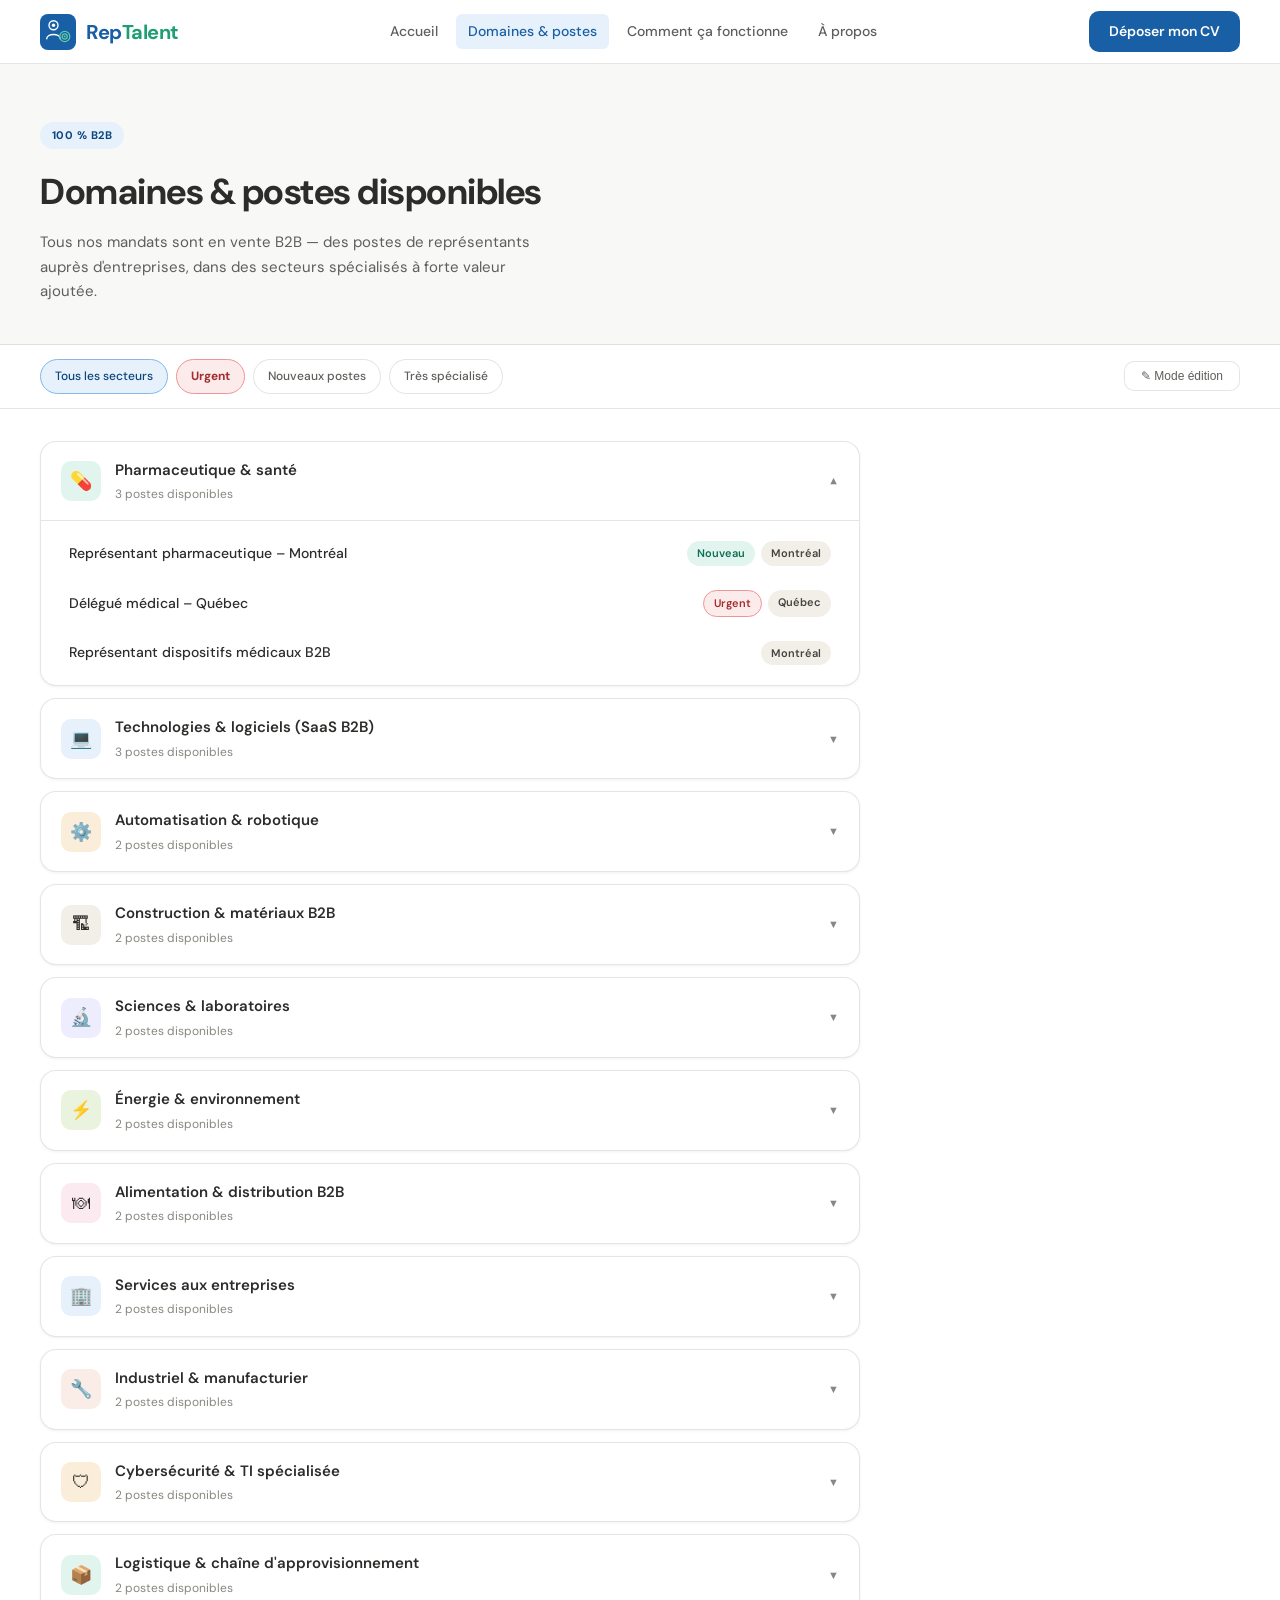
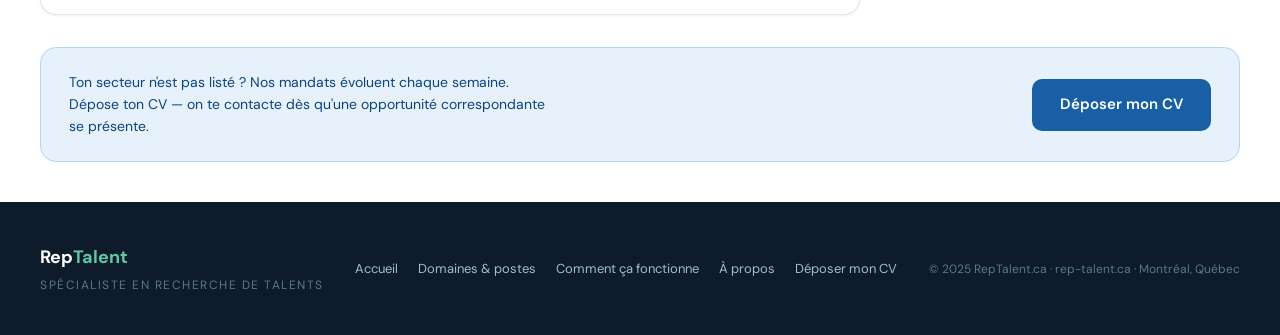
<file: domaines.html>
<!DOCTYPE html>
<html lang="fr">
<head>
  <meta charset="UTF-8">
  <meta name="viewport" content="width=device-width, initial-scale=1.0">
  <title>Domaines & postes — RepTalent</title>
  <meta name="description" content="Découvrez les 11 secteurs B2B pour lesquels RepTalent recrute des représentants des ventes au Québec.">
  <link rel="icon" type="image/svg+xml" href="favicon.svg">
  <link rel="stylesheet" href="style.css">
  <style>
    .page-hero { padding: 56px 40px 40px; background: var(--gris-bg); border-bottom: 1px solid var(--gris-bordure); }
    .page-hero h1 { font-size: 36px; font-weight: 700; letter-spacing: -0.5px; margin-bottom: 8px; }
    .page-hero p { font-size: 15px; color: var(--gris-secondaire); max-width: 520px; line-height: 1.65; }
    .b2b-badge { display: inline-flex; align-items: center; gap: 6px; background: var(--bleu-clair); color: var(--bleu-hover); font-size: 11px; font-weight: 700; padding: 4px 12px; border-radius: 20px; margin-bottom: 12px; letter-spacing: 0.04em; }

    .toolbar { display: flex; justify-content: space-between; align-items: center; padding: 14px 40px; border-bottom: 1px solid var(--gris-bordure); gap: 12px; flex-wrap: wrap; background: var(--blanc); position: sticky; top: 64px; z-index: 50; }
    .filter-pills { display: flex; gap: 8px; flex-wrap: wrap; }
    .pill { font-size: 12px; font-weight: 500; padding: 6px 14px; border: 1px solid var(--gris-bordure); border-radius: 20px; cursor: pointer; color: var(--gris-secondaire); background: var(--blanc); transition: all 0.15s; }
    .pill:hover { border-color: var(--bleu); color: var(--bleu); }
    .pill.active { background: var(--bleu-clair); color: var(--bleu-hover); border-color: #85B7EB; }
    .pill-urgent { background: #FCEBEB; color: #A32D2D; border: 1px solid #F09595; font-weight: 700; animation: blink-pill 1.4s ease-in-out infinite; }
    .pill-urgent:hover { background: #F09595; color: #791F1F; }
    .pill-urgent.active { background: #E24B4A; color: white; border-color: #A32D2D; animation: none; }
    @keyframes blink-pill { 0%, 100% { opacity: 1; box-shadow: 0 0 0 0 rgba(226,75,74,0); } 50% { opacity: 0.75; box-shadow: 0 0 10px 3px rgba(226,75,74,0.3); } }
    .edit-btn { font-size: 12px; font-weight: 500; padding: 7px 16px; border: 1px solid var(--gris-bordure); border-radius: var(--radius-md); cursor: pointer; color: var(--gris-secondaire); background: var(--blanc); transition: all 0.15s; white-space: nowrap; }
    .edit-btn:hover { border-color: var(--bleu); color: var(--bleu); }
    .edit-btn.on { background: var(--bleu-clair); color: var(--bleu-hover); border-color: #85B7EB; }

    .domains { padding: 32px 40px; display: flex; flex-direction: column; gap: 12px; max-width: 900px; }
    .domain-card { background: var(--blanc); border: 1px solid var(--gris-bordure); border-radius: var(--radius-lg); overflow: hidden; box-shadow: var(--shadow-sm); }
    .domain-header { display: flex; align-items: center; justify-content: space-between; padding: 16px 20px; cursor: pointer; gap: 12px; transition: background 0.15s; }
    .domain-header:hover { background: var(--gris-bg); }
    .domain-left { display: flex; align-items: center; gap: 14px; }
    .domain-icon { width: 40px; height: 40px; border-radius: var(--radius-md); display: flex; align-items: center; justify-content: center; flex-shrink: 0; font-size: 18px; }
    .domain-name { font-size: 15px; font-weight: 600; color: var(--gris-texte); }
    .domain-count { font-size: 12px; color: var(--gris-tertaire); margin-top: 1px; }
    .domain-chevron { font-size: 11px; color: var(--gris-tertaire); transition: transform 0.2s; }
    .domain-chevron.open { transform: rotate(180deg); }

    .postes-list { border-top: 1px solid var(--gris-bordure); padding: 10px 16px; display: flex; flex-direction: column; gap: 4px; }
    .poste-row { display: flex; align-items: center; justify-content: space-between; padding: 10px 12px; border-radius: var(--radius-md); gap: 8px; transition: background 0.12s; }
    .poste-row:hover { background: var(--gris-bg); }
    .poste-title { font-size: 14px; color: var(--gris-texte); font-weight: 500; flex: 1; }
    .poste-badges { display: flex; gap: 6px; flex-wrap: wrap; flex-shrink: 0; }
    .pbadge { font-size: 11px; font-weight: 600; padding: 3px 10px; border-radius: 20px; }
    .pbadge-new { background: var(--vert-clair); color: var(--vert-hover); }
    .pbadge-urgent { background: #FCEBEB; color: #A32D2D; border: 1px solid #F09595; animation: blink-urgent 1.2s ease-in-out infinite; }
    @keyframes blink-urgent { 0%, 100% { opacity: 1; } 50% { opacity: 0.35; } }
    .pbadge-spec { background: #EEEDFE; color: #3C3489; }
    .pbadge-region { background: #F1EFE8; color: #444441; }

    .poste-edit-row { display: flex; align-items: center; gap: 8px; padding: 8px 12px; flex-wrap: wrap; }
    .poste-input { font-size: 13px; padding: 7px 10px; border: 1px solid var(--gris-bordure); border-radius: var(--radius-sm); background: var(--blanc); color: var(--gris-texte); font-family: 'DM Sans', sans-serif; }
    .poste-input:focus { outline: none; border-color: var(--bleu); }
    .save-btn { font-size: 12px; font-weight: 600; padding: 7px 14px; background: var(--bleu); color: white; border: none; border-radius: var(--radius-sm); cursor: pointer; font-family: 'DM Sans', sans-serif; }
    .del-btn { font-size: 12px; padding: 7px 10px; border: 1px solid var(--gris-bordure); border-radius: var(--radius-sm); cursor: pointer; color: var(--gris-tertaire); background: transparent; font-family: 'DM Sans', sans-serif; }
    .add-poste { display: flex; align-items: center; gap: 8px; padding: 10px 12px; cursor: pointer; color: var(--bleu); font-size: 13px; font-weight: 500; border-top: 1px dashed var(--gris-bordure); margin-top: 4px; transition: background 0.12s; border-radius: 0 0 var(--radius-md) var(--radius-md); }
    .add-poste:hover { background: var(--bleu-clair); }

    .cta-bottom { margin: 0 40px 40px; padding: 24px 28px; background: var(--bleu-clair); border: 1px solid #B5D4F4; border-radius: var(--radius-lg); display: flex; align-items: center; justify-content: space-between; flex-wrap: wrap; gap: 12px; }
    .cta-bottom p { font-size: 14px; color: var(--bleu-hover); max-width: 480px; line-height: 1.55; }

    @media(max-width:768px) {
      .page-hero { padding: 40px 20px 28px; }
      .toolbar { padding: 12px 20px; }
      .domains { padding: 20px; }
      .cta-bottom { margin: 0 20px 28px; }
    }
  </style>
</head>
<body>

<nav class="nav">
  <a href="index.html" class="nav-logo">
    <svg viewBox="0 0 64 64" xmlns="http://www.w3.org/2000/svg">
      <rect width="64" height="64" rx="14" fill="#185FA5"/>
      <circle cx="24" cy="20" r="8" fill="none" stroke="white" stroke-width="2.5"/>
      <circle cx="24" cy="20" r="3" fill="white"/>
      <path d="M12 44 C12 34 36 34 36 44" stroke="white" stroke-width="2.5" fill="none" stroke-linecap="round"/>
      <circle cx="44" cy="40" r="9" fill="none" stroke="#5DCAA5" stroke-width="2.2"/>
      <circle cx="44" cy="40" r="4.5" fill="none" stroke="#5DCAA5" stroke-width="2.2"/>
      <circle cx="44" cy="40" r="1.8" fill="#5DCAA5"/>
    </svg>
    <span class="nav-logo-text"><span class="rep">Rep</span><span class="talent">Talent</span></span>
  </a>
  <div class="nav-links">
    <a href="index.html">Accueil</a>
    <a href="domaines.html" class="active">Domaines & postes</a>
    <a href="comment-ca-fonctionne.html">Comment ça fonctionne</a>
    <a href="a-propos.html">À propos</a>
  </div>
  <a href="depot-cv.html" class="nav-cta">Déposer mon CV</a>
</nav>

<div class="page-hero">
  <div class="b2b-badge">100 % B2B</div>
  <h1>Domaines & postes disponibles</h1>
  <p>Tous nos mandats sont en vente B2B — des postes de représentants auprès d'entreprises, dans des secteurs spécialisés à forte valeur ajoutée.</p>
</div>

<div class="toolbar">
  <div class="filter-pills">
    <div class="pill active" onclick="filterAll(this)">Tous les secteurs</div>
    <div class="pill pill-urgent" onclick="filterTag(this,'urgent')">Urgent</div>
    <div class="pill" onclick="filterTag(this,'nouveau')">Nouveaux postes</div>
    <div class="pill" onclick="filterTag(this,'spécialisé')">Très spécialisé</div>
  </div>
  <button class="edit-btn" id="editToggle" onclick="toggleEdit()">✎ Mode édition</button>
</div>

<div class="domains" id="domainList"></div>

<div class="cta-bottom">
  <p>Ton secteur n'est pas listé ? Nos mandats évoluent chaque semaine. Dépose ton CV — on te contacte dès qu'une opportunité correspondante se présente.</p>
  <a href="depot-cv.html" class="btn-primary">Déposer mon CV</a>
</div>

<footer class="footer">
  <div>
    <div class="footer-logo-text"><span class="rep">Rep</span><span class="talent">Talent</span></div>
    <div class="footer-sub">Spécialiste en recherche de talents</div>
  </div>
  <div class="footer-links">
    <a href="index.html">Accueil</a>
    <a href="domaines.html">Domaines & postes</a>
    <a href="comment-ca-fonctionne.html">Comment ça fonctionne</a>
    <a href="a-propos.html">À propos</a>
    <a href="depot-cv.html">Déposer mon CV</a>
  </div>
  <div class="footer-copy">© 2025 RepTalent.ca · rep-talent.ca · Montréal, Québec</div>
</footer>

<script>
const data = [
  {id:1,icon:'💊',color:'#E1F5EE',name:'Pharmaceutique & santé',postes:[
    {title:'Représentant pharmaceutique – Montréal',tags:['nouveau','montréal']},
    {title:'Délégué médical – Québec',tags:['urgent','québec']},
    {title:'Représentant dispositifs médicaux B2B',tags:['montréal']}
  ]},
  {id:2,icon:'💻',color:'#E6F1FB',name:'Technologies & logiciels (SaaS B2B)',postes:[
    {title:'Représentant SaaS B2B – Montréal',tags:['urgent','montréal']},
    {title:'Account Executive – solutions cloud',tags:['nouveau','montréal']},
    {title:'Représentant ventes internes – tech B2B',tags:['montréal']}
  ]},
  {id:3,icon:'⚙️',color:'#FAEEDA',name:'Automatisation & robotique',postes:[
    {title:'Représentant – solutions d\'automatisation industrielle',tags:['spécialisé','urgent','québec']},
    {title:'Représentant robotique – secteur manufacturier',tags:['spécialisé','nouveau','montréal']}
  ]},
  {id:4,icon:'🏗',color:'#F1EFE8',name:'Construction & matériaux B2B',postes:[
    {title:'Représentant matériaux de construction – entrepreneurs',tags:['québec']},
    {title:'Représentant ventes – fournisseurs B2B',tags:['nouveau','montréal']}
  ]},
  {id:5,icon:'🔬',color:'#EEEDFE',name:'Sciences & laboratoires',postes:[
    {title:'Représentant – équipements de laboratoire',tags:['spécialisé','montréal']},
    {title:'Représentant solutions diagnostiques B2B',tags:['spécialisé','urgent','québec']}
  ]},
  {id:6,icon:'⚡',color:'#EAF3DE',name:'Énergie & environnement',postes:[
    {title:'Représentant énergies renouvelables B2B',tags:['urgent','québec']},
    {title:'Représentant – solutions environnementales industrielles',tags:['spécialisé','montréal']}
  ]},
  {id:7,icon:'🍽',color:'#FBEAF0',name:'Alimentation & distribution B2B',postes:[
    {title:'Représentant ventes – ICI (institutions, commerces, industries)',tags:['nouveau','montréal']},
    {title:'Représentant distribution alimentaire – grossistes',tags:['québec']}
  ]},
  {id:8,icon:'🏢',color:'#E6F1FB',name:'Services aux entreprises',postes:[
    {title:'Représentant B2B – services RH & recrutement',tags:['montréal']},
    {title:'Représentant – solutions télécommunications B2B',tags:['urgent','montréal']}
  ]},
  {id:9,icon:'🔧',color:'#FAECE7',name:'Industriel & manufacturier',postes:[
    {title:'Représentant industriel – équipements lourds',tags:['urgent','québec']},
    {title:'Représentant – solutions manufacturières spécialisées',tags:['spécialisé','montréal']}
  ]},
  {id:10,icon:'🛡',color:'#FAEEDA',name:'Cybersécurité & TI spécialisée',postes:[
    {title:'Représentant – solutions cybersécurité B2B',tags:['spécialisé','nouveau','montréal']},
    {title:'Représentant TI – infrastructures d\'entreprise',tags:['spécialisé','montréal']}
  ]},
  {id:11,icon:'📦',color:'#E1F5EE',name:'Logistique & chaîne d\'approvisionnement',postes:[
    {title:'Représentant – solutions logistiques B2B',tags:['montréal']},
    {title:'Représentant transport & distribution – entreprises',tags:['nouveau','québec']}
  ]}
];

let editMode=false,openCards=new Set([1]),activeFilter=null;
const EDIT_PASSWORD='RepTalent2025';

function toggleEdit(){
  if(!editMode){
    const pwd=prompt('Mot de passe requis pour le mode édition :');
    if(pwd!==EDIT_PASSWORD){
      if(pwd!==null) alert('Mot de passe incorrect.');
      return;
    }
  }
  editMode=!editMode;
  const btn=document.getElementById('editToggle');
  btn.textContent=editMode?'✓ Terminer édition':'✎ Mode édition';
  btn.className=editMode?'edit-btn on':'edit-btn';
  render();
}
function filterAll(el){
  activeFilter=null;
  document.querySelectorAll('.pill').forEach(p=>p.classList.remove('active'));
  el.classList.add('active');render();
}
function filterTag(el,tag){
  activeFilter=tag;
  document.querySelectorAll('.pill').forEach(p=>p.classList.remove('active'));
  el.classList.add('active');render();
}
function toggleCard(id){
  if(openCards.has(id))openCards.delete(id);else openCards.add(id);render();
}
function addPoste(domId){
  const dom=data.find(d=>d.id===domId);
  dom.postes.push({title:'Nouveau poste',tags:[]});
  openCards.add(domId);render();
}
function deletePoste(domId,pi){
  data.find(d=>d.id===domId).postes.splice(pi,1);render();
}
function savePoste(domId,pi){
  const dom=data.find(d=>d.id===domId);
  const val=document.getElementById('inp_'+domId+'_'+pi).value;
  const region=document.getElementById('sel_'+domId+'_'+pi).value;
  const t=[];
  if(document.getElementById('new_'+domId+'_'+pi).checked)t.push('nouveau');
  if(document.getElementById('urg_'+domId+'_'+pi).checked)t.push('urgent');
  if(document.getElementById('spec_'+domId+'_'+pi).checked)t.push('spécialisé');
  if(region)t.push(region);
  dom.postes[pi].title=val;dom.postes[pi].tags=t;render();
}
function badgeHtml(tag){
  if(tag==='nouveau')return '<span class="pbadge pbadge-new">Nouveau</span>';
  if(tag==='urgent')return '<span class="pbadge pbadge-urgent">Urgent</span>';
  if(tag==='spécialisé')return '<span class="pbadge pbadge-spec">Spécialisé</span>';
  return '<span class="pbadge pbadge-region">'+tag.charAt(0).toUpperCase()+tag.slice(1)+'</span>';
}
function render(){
  const list=document.getElementById('domainList');
  let filtered=data;
  if(activeFilter)filtered=data.map(d=>({...d,postes:d.postes.filter(p=>p.tags.includes(activeFilter))})).filter(d=>d.postes.length>0);
  list.innerHTML=filtered.map(dom=>{
    const isOpen=openCards.has(dom.id);
    const countLabel=dom.postes.length+' poste'+(dom.postes.length>1?'s':'');
    let postesHtml='';
    if(isOpen){
      postesHtml='<div class="postes-list">';
      dom.postes.forEach((p,pi)=>{
        if(editMode){
          const hasNew=p.tags.includes('nouveau'),hasUrgent=p.tags.includes('urgent'),hasSpec=p.tags.includes('spécialisé');
          const region=p.tags.find(t=>t==='montréal'||t==='québec')||'';
          postesHtml+=`<div class="poste-edit-row">
            <input class="poste-input" id="inp_${dom.id}_${pi}" value="${p.title}" style="flex:1;min-width:180px">
            <select class="poste-input" id="sel_${dom.id}_${pi}" style="width:115px">
              <option value="">Région</option>
              <option value="montréal"${region==='montréal'?' selected':''}>Montréal</option>
              <option value="québec"${region==='québec'?' selected':''}>Québec</option>
            </select>
            <label style="font-size:12px;color:var(--gris-secondaire);display:flex;align-items:center;gap:4px;cursor:pointer;white-space:nowrap"><input type="checkbox" id="new_${dom.id}_${pi}"${hasNew?' checked':''}> Nouveau</label>
            <label style="font-size:12px;color:var(--gris-secondaire);display:flex;align-items:center;gap:4px;cursor:pointer;white-space:nowrap"><input type="checkbox" id="urg_${dom.id}_${pi}"${hasUrgent?' checked':''}> Urgent</label>
            <label style="font-size:12px;color:var(--gris-secondaire);display:flex;align-items:center;gap:4px;cursor:pointer;white-space:nowrap"><input type="checkbox" id="spec_${dom.id}_${pi}"${hasSpec?' checked':''}> Spécialisé</label>
            <button class="save-btn" onclick="savePoste(${dom.id},${pi})">Sauv.</button>
            <button class="del-btn" onclick="deletePoste(${dom.id},${pi})">✕</button>
          </div>`;
        }else{
          postesHtml+=`<div class="poste-row"><span class="poste-title">${p.title}</span><div class="poste-badges">${p.tags.map(badgeHtml).join('')}</div></div>`;
        }
      });
      if(editMode)postesHtml+=`<div class="add-poste" onclick="addPoste(${dom.id})">+ Ajouter un poste</div>`;
      postesHtml+='</div>';
    }
    return `<div class="domain-card"><div class="domain-header" onclick="toggleCard(${dom.id})"><div class="domain-left"><div class="domain-icon" style="background:${dom.color}">${dom.icon}</div><div><div class="domain-name">${dom.name}</div><div class="domain-count">${countLabel} disponible${dom.postes.length>1?'s':''}</div></div></div><span class="domain-chevron${isOpen?' open':''}">▼</span></div>${postesHtml}</div>`;
  }).join('');
}
render();
</script>
</body>
</html>
</file>
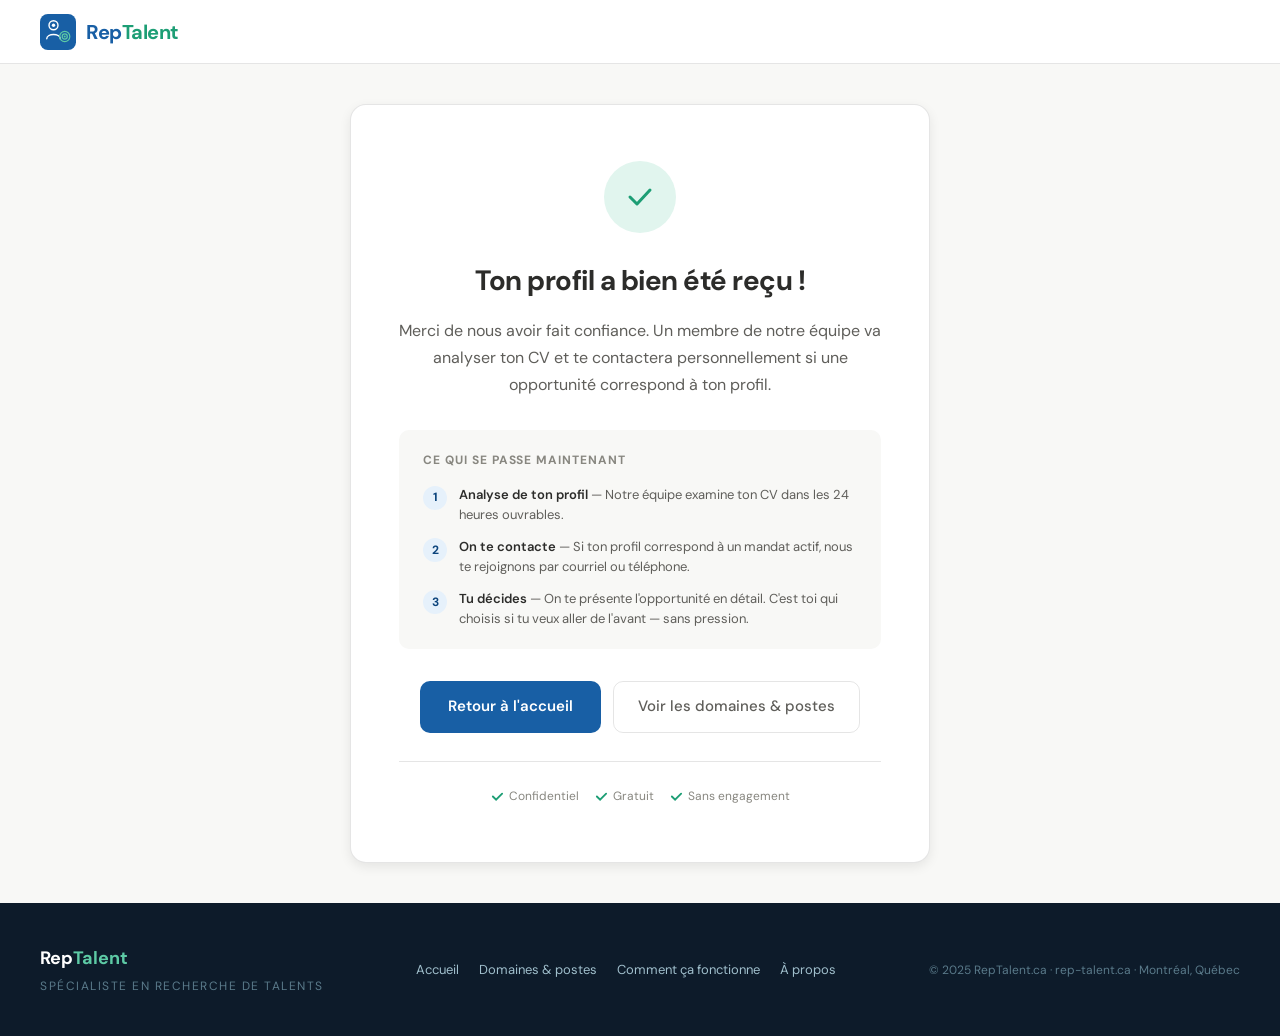
<file: merci.html>
<!DOCTYPE html>
<html lang="fr">
<head>
  <meta charset="UTF-8">
  <meta name="viewport" content="width=device-width, initial-scale=1.0">
  <title>Profil reçu — RepTalent</title>
  <meta name="robots" content="noindex">
  <link rel="icon" type="image/svg+xml" href="favicon.svg">
  <link rel="stylesheet" href="style.css">
  <style>
    .confirmation-wrap {
      min-height: calc(100vh - 64px);
      display: flex;
      align-items: center;
      justify-content: center;
      padding: 40px 20px;
      background: var(--gris-bg);
    }
    .confirmation-card {
      background: var(--blanc);
      border: 1px solid var(--gris-bordure);
      border-radius: var(--radius-lg);
      padding: 56px 48px;
      max-width: 580px;
      width: 100%;
      text-align: center;
      box-shadow: var(--shadow-md);
    }
    .check-circle {
      width: 72px;
      height: 72px;
      border-radius: 50%;
      background: var(--vert-clair);
      display: flex;
      align-items: center;
      justify-content: center;
      margin: 0 auto 24px;
    }
    .confirmation-title {
      font-size: 28px;
      font-weight: 700;
      color: var(--gris-texte);
      letter-spacing: -0.5px;
      margin-bottom: 12px;
    }
    .confirmation-sub {
      font-size: 16px;
      color: var(--gris-secondaire);
      line-height: 1.7;
      margin-bottom: 32px;
    }
    .steps-mini {
      background: var(--gris-bg);
      border-radius: var(--radius-md);
      padding: 20px 24px;
      margin-bottom: 32px;
      text-align: left;
    }
    .steps-mini-title {
      font-size: 12px;
      font-weight: 700;
      letter-spacing: 0.08em;
      text-transform: uppercase;
      color: var(--gris-tertaire);
      margin-bottom: 14px;
    }
    .step-mini {
      display: flex;
      align-items: flex-start;
      gap: 12px;
      margin-bottom: 12px;
    }
    .step-mini:last-child { margin-bottom: 0; }
    .step-mini-num {
      width: 24px;
      height: 24px;
      border-radius: 50%;
      background: var(--bleu-clair);
      color: var(--bleu-hover);
      font-size: 12px;
      font-weight: 700;
      display: flex;
      align-items: center;
      justify-content: center;
      flex-shrink: 0;
      margin-top: 1px;
    }
    .step-mini-text {
      font-size: 13px;
      color: var(--gris-secondaire);
      line-height: 1.55;
    }
    .step-mini-text strong {
      font-weight: 600;
      color: var(--gris-texte);
    }
    .confirmation-actions {
      display: flex;
      gap: 12px;
      justify-content: center;
      flex-wrap: wrap;
    }
    .reassure-mini {
      display: flex;
      gap: 16px;
      justify-content: center;
      flex-wrap: wrap;
      margin-top: 28px;
      padding-top: 24px;
      border-top: 1px solid var(--gris-bordure);
    }
    .reassure-mini-item {
      display: flex;
      align-items: center;
      gap: 5px;
      font-size: 12px;
      color: var(--gris-tertaire);
    }
    @media(max-width:600px) {
      .confirmation-card { padding: 36px 24px; }
      .confirmation-title { font-size: 22px; }
    }
  </style>
</head>
<body>

<nav class="nav">
  <a href="index.html" class="nav-logo">
    <svg viewBox="0 0 64 64" xmlns="http://www.w3.org/2000/svg">
      <rect width="64" height="64" rx="14" fill="#185FA5"/>
      <circle cx="24" cy="20" r="8" fill="none" stroke="white" stroke-width="2.5"/>
      <circle cx="24" cy="20" r="3" fill="white"/>
      <path d="M12 44 C12 34 36 34 36 44" stroke="white" stroke-width="2.5" fill="none" stroke-linecap="round"/>
      <circle cx="44" cy="40" r="9" fill="none" stroke="#5DCAA5" stroke-width="2.2"/>
      <circle cx="44" cy="40" r="4.5" fill="none" stroke="#5DCAA5" stroke-width="2.2"/>
      <circle cx="44" cy="40" r="1.8" fill="#5DCAA5"/>
    </svg>
    <span class="nav-logo-text"><span class="rep">Rep</span><span class="talent">Talent</span></span>
  </a>
</nav>

<div class="confirmation-wrap">
  <div class="confirmation-card">

    <div class="check-circle">
      <svg width="32" height="32" viewBox="0 0 32 32" fill="none" stroke="#1D9E75" stroke-width="3" stroke-linecap="round" stroke-linejoin="round">
        <path d="M6 16l7 7L26 9"/>
      </svg>
    </div>

    <div class="confirmation-title">Ton profil a bien été reçu !</div>
    <p class="confirmation-sub">Merci de nous avoir fait confiance. Un membre de notre équipe va analyser ton CV et te contactera personnellement si une opportunité correspond à ton profil.</p>

    <div class="steps-mini">
      <div class="steps-mini-title">Ce qui se passe maintenant</div>
      <div class="step-mini">
        <div class="step-mini-num">1</div>
        <div class="step-mini-text"><strong>Analyse de ton profil</strong> — Notre équipe examine ton CV dans les 24 heures ouvrables.</div>
      </div>
      <div class="step-mini">
        <div class="step-mini-num">2</div>
        <div class="step-mini-text"><strong>On te contacte</strong> — Si ton profil correspond à un mandat actif, nous te rejoignons par courriel ou téléphone.</div>
      </div>
      <div class="step-mini">
        <div class="step-mini-num">3</div>
        <div class="step-mini-text"><strong>Tu décides</strong> — On te présente l'opportunité en détail. C'est toi qui choisis si tu veux aller de l'avant — sans pression.</div>
      </div>
    </div>

    <div class="confirmation-actions">
      <a href="index.html" class="btn-primary">Retour à l'accueil</a>
      <a href="domaines.html" class="btn-secondary">Voir les domaines & postes</a>
    </div>

    <div class="reassure-mini">
      <div class="reassure-mini-item">
        <svg width="13" height="13" viewBox="0 0 14 14" fill="none" stroke="#1D9E75" stroke-width="2" stroke-linecap="round"><path d="M2 7l3.5 3.5L12 4"/></svg>
        Confidentiel
      </div>
      <div class="reassure-mini-item">
        <svg width="13" height="13" viewBox="0 0 14 14" fill="none" stroke="#1D9E75" stroke-width="2" stroke-linecap="round"><path d="M2 7l3.5 3.5L12 4"/></svg>
        Gratuit
      </div>
      <div class="reassure-mini-item">
        <svg width="13" height="13" viewBox="0 0 14 14" fill="none" stroke="#1D9E75" stroke-width="2" stroke-linecap="round"><path d="M2 7l3.5 3.5L12 4"/></svg>
        Sans engagement
      </div>
    </div>

  </div>
</div>

<footer class="footer">
  <div>
    <div class="footer-logo-text"><span class="rep">Rep</span><span class="talent">Talent</span></div>
    <div class="footer-sub">Spécialiste en recherche de talents</div>
  </div>
  <div class="footer-links">
    <a href="index.html">Accueil</a>
    <a href="domaines.html">Domaines & postes</a>
    <a href="comment-ca-fonctionne.html">Comment ça fonctionne</a>
    <a href="a-propos.html">À propos</a>
  </div>
  <div class="footer-copy">© 2025 RepTalent.ca · rep-talent.ca · Montréal, Québec</div>
</footer>

</body>
</html>
</file>
<file: style.css>
@import url('https://fonts.googleapis.com/css2?family=DM+Sans:wght@400;500;600;700&family=DM+Serif+Display&display=swap');

:root {
  --bleu: #185FA5;
  --bleu-clair: #E6F1FB;
  --bleu-hover: #0C447C;
  --vert: #1D9E75;
  --vert-clair: #E1F5EE;
  --vert-hover: #0F6E56;
  --gris-texte: #2C2C2A;
  --gris-secondaire: #5F5E5A;
  --gris-tertaire: #888780;
  --gris-bg: #F8F8F6;
  --gris-bordure: rgba(0,0,0,0.1);
  --blanc: #ffffff;
  --radius-sm: 6px;
  --radius-md: 10px;
  --radius-lg: 16px;
  --shadow-sm: 0 1px 3px rgba(0,0,0,0.06);
  --shadow-md: 0 4px 12px rgba(0,0,0,0.08);
}

*, *::before, *::after { box-sizing: border-box; margin: 0; padding: 0; }

html { scroll-behavior: smooth; }

body {
  font-family: 'DM Sans', sans-serif;
  font-size: 16px;
  line-height: 1.7;
  color: var(--gris-texte);
  background: var(--blanc);
  -webkit-font-smoothing: antialiased;
}

a { color: inherit; text-decoration: none; }
img { max-width: 100%; display: block; }

/* NAV */
.nav {
  position: sticky;
  top: 0;
  z-index: 100;
  background: rgba(255,255,255,0.96);
  backdrop-filter: blur(8px);
  border-bottom: 1px solid var(--gris-bordure);
  padding: 0 40px;
  height: 64px;
  display: flex;
  align-items: center;
  justify-content: space-between;
  gap: 24px;
}

.nav-logo { display: flex; align-items: center; gap: 10px; flex-shrink: 0; }
.nav-logo svg { width: 36px; height: 36px; }
.nav-logo-text { font-size: 20px; font-weight: 700; letter-spacing: -0.5px; }
.nav-logo-text .rep { color: var(--bleu); }
.nav-logo-text .talent { color: var(--vert); }

.nav-links { display: flex; gap: 6px; align-items: center; }
.nav-links a {
  font-size: 14px;
  font-weight: 500;
  color: var(--gris-secondaire);
  padding: 6px 12px;
  border-radius: var(--radius-sm);
  transition: color 0.15s, background 0.15s;
}
.nav-links a:hover, .nav-links a.active {
  color: var(--bleu);
  background: var(--bleu-clair);
}

.nav-cta {
  font-family: 'DM Sans', sans-serif;
  font-size: 14px;
  font-weight: 600;
  padding: 9px 20px;
  background: var(--bleu);
  color: white;
  border: none;
  border-radius: var(--radius-md);
  cursor: pointer;
  transition: background 0.15s, transform 0.1s;
  white-space: nowrap;
  text-decoration: none;
  display: inline-flex;
  align-items: center;
}
.nav-cta:hover { background: var(--bleu-hover); transform: translateY(-1px); }

/* BOUTONS */
.btn-primary {
  display: inline-flex;
  align-items: center;
  gap: 8px;
  font-family: 'DM Sans', sans-serif;
  font-size: 15px;
  font-weight: 600;
  padding: 13px 28px;
  background: var(--bleu);
  color: white;
  border: none;
  border-radius: var(--radius-md);
  cursor: pointer;
  transition: background 0.15s, transform 0.1s;
  text-decoration: none;
}
.btn-primary:hover { background: var(--bleu-hover); transform: translateY(-1px); }

.btn-secondary {
  display: inline-flex;
  align-items: center;
  gap: 8px;
  font-family: 'DM Sans', sans-serif;
  font-size: 15px;
  font-weight: 500;
  padding: 12px 24px;
  background: transparent;
  color: var(--gris-secondaire);
  border: 1px solid var(--gris-bordure);
  border-radius: var(--radius-md);
  cursor: pointer;
  transition: border-color 0.15s, color 0.15s, background 0.15s;
  text-decoration: none;
}
.btn-secondary:hover { border-color: var(--bleu); color: var(--bleu); background: var(--bleu-clair); }

/* BADGES */
.badge {
  display: inline-block;
  font-size: 11px;
  font-weight: 600;
  padding: 3px 10px;
  border-radius: 20px;
  letter-spacing: 0.03em;
}
.badge-bleu { background: var(--bleu-clair); color: var(--bleu-hover); }
.badge-vert { background: var(--vert-clair); color: var(--vert-hover); }
.badge-gris { background: #F1EFE8; color: #444441; }

/* SECTIONS */
.section { padding: 72px 40px; }
.section-sm { padding: 48px 40px; }
.section-bg { background: var(--gris-bg); }

.section-eyebrow {
  font-size: 11px;
  font-weight: 700;
  letter-spacing: 0.1em;
  text-transform: uppercase;
  color: var(--vert);
  margin-bottom: 10px;
}
.section-title {
  font-size: 32px;
  font-weight: 700;
  color: var(--gris-texte);
  line-height: 1.2;
  letter-spacing: -0.5px;
  margin-bottom: 12px;
  max-width: 600px;
  text-wrap: balance;
}
.section-sub {
  font-size: 16px;
  color: var(--gris-secondaire);
  line-height: 1.7;
  max-width: 520px;
  margin-bottom: 36px;
}

/* CARDS */
.card {
  background: var(--blanc);
  border: 1px solid var(--gris-bordure);
  border-radius: var(--radius-lg);
  padding: 24px;
  box-shadow: var(--shadow-sm);
}

/* FOOTER */
.footer {
  background: #0d1b2a;
  color: #a0bfcc;
  padding: 40px;
  display: flex;
  justify-content: space-between;
  align-items: center;
  flex-wrap: wrap;
  gap: 16px;
}
.footer-logo-text { font-size: 18px; font-weight: 700; }
.footer-logo-text .rep { color: #ffffff; }
.footer-logo-text .talent { color: #5DCAA5; }
.footer-sub { font-size: 12px; color: #5a7a8a; letter-spacing: 1.5px; text-transform: uppercase; margin-top: 2px; }
.footer-links { display: flex; gap: 20px; flex-wrap: wrap; }
.footer-links a { font-size: 13px; color: #a0bfcc; transition: color 0.15s; }
.footer-links a:hover { color: white; }
.footer-copy { font-size: 12px; color: #5a7a8a; }

/* REASSURANCE BAR */
.reassure-bar {
  display: flex;
  gap: 24px;
  flex-wrap: wrap;
  margin-top: 20px;
}
.reassure-item {
  display: flex;
  align-items: center;
  gap: 6px;
  font-size: 13px;
  color: var(--gris-secondaire);
}
.reassure-item svg { color: var(--vert); flex-shrink: 0; }

/* RESPONSIVE */
@media (max-width: 768px) {
  .nav { padding: 0 20px; }
  .nav-links { display: none; }
  .section { padding: 48px 20px; }
  .section-sm { padding: 32px 20px; }
  .section-title { font-size: 24px; }
  .footer { padding: 32px 20px; }
}
</file>
